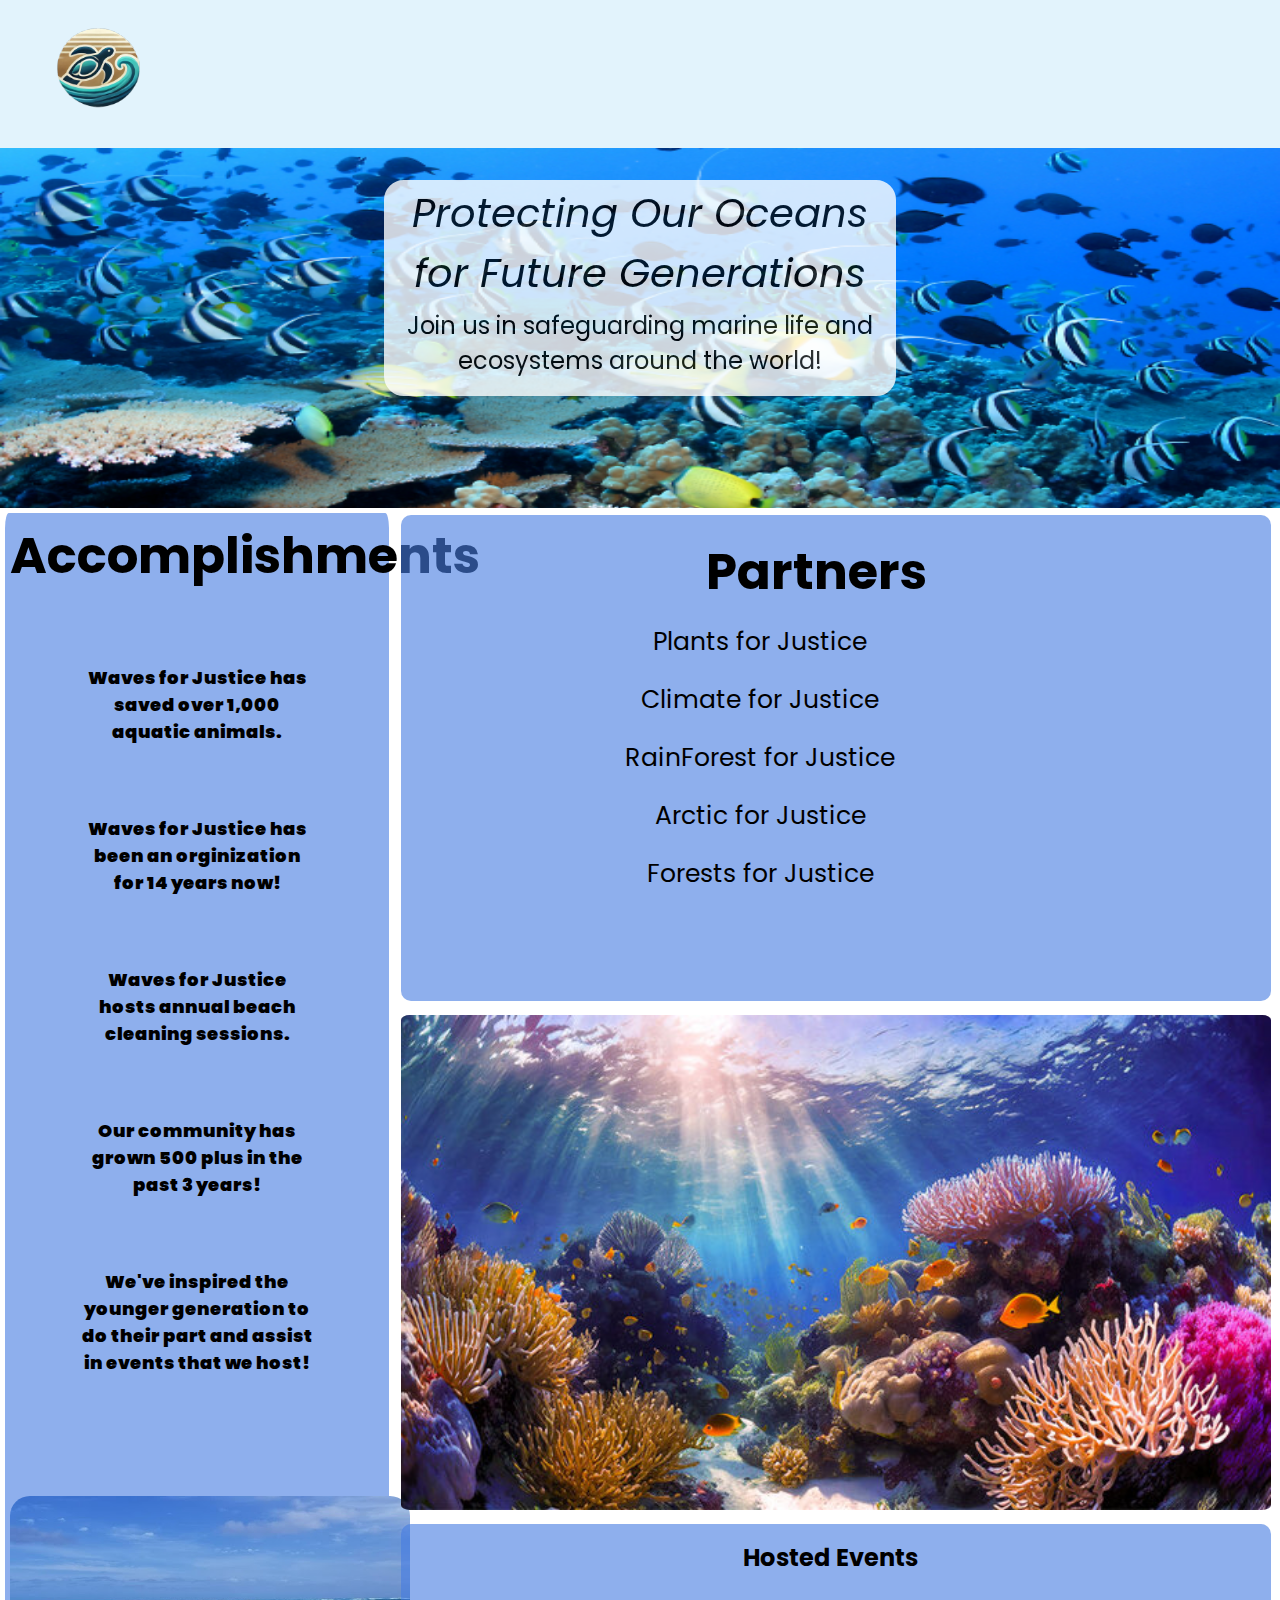
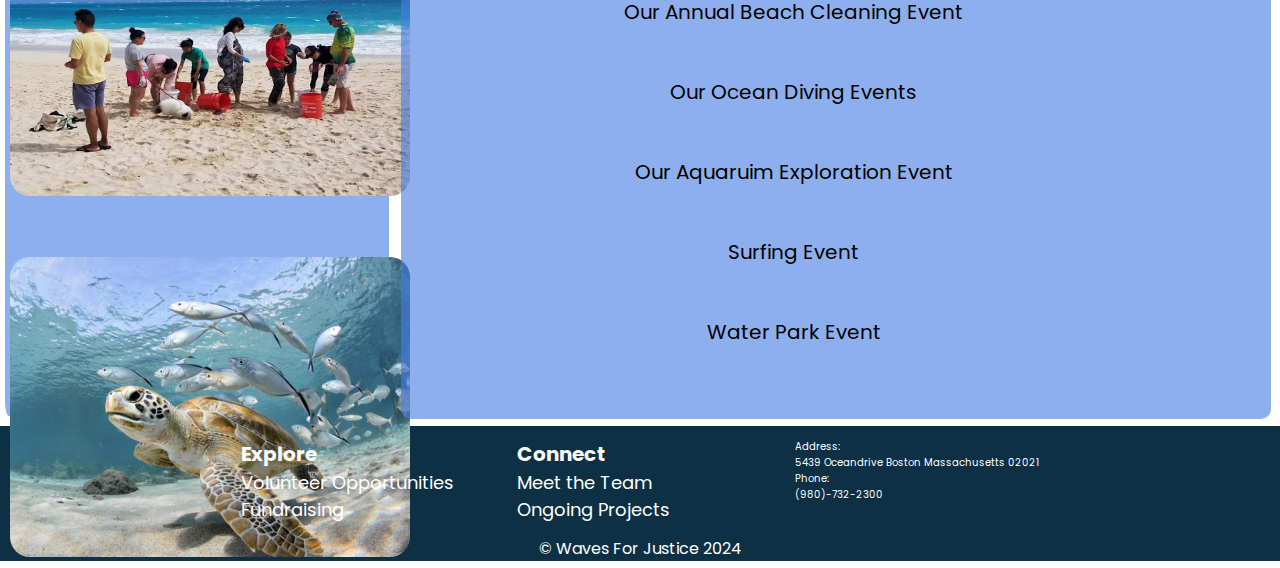
<file: index.html>
<!DOCTYPE html>
<html lang="en">
<head>
    <meta charset="UTF-8">
    <meta name="viewport" content="width=device-width, initial-scale=1.0">
    <link rel="icon" href="../assets/mission-images/logo.jpg">
    <link rel="stylesheet" href="./css/style.css">
    <link rel="stylesheet" href="./css/nav.css">
    <link rel="stylesheet" href="./css/footer.css">
    <link rel="preconnect" href="https://fonts.gstatic.com" crossorigin />
    <link
      href="https://fonts.googleapis.com/css2?family=Poppins:ital,wght@0,100;0,200;0,300;0,400;0,500;0,600;0,700;0,800;0,900;1,100;1,200;1,300;1,400;1,500;1,600;1,700;1,800;1,900&display=swap"
      rel="stylesheet"/>
    <link
      rel="stylesheet"
      href="https://cdnjs.cloudflare.com/ajax/libs/font-awesome/6.6.0/css/all.min.css"
      integrity="sha512-Kc323vGBEqzTmouAECnVceyQqyqdsSiqLQISBL29aUW4U/M7pSPA/gEUZQqv1cwx4OnYxTxve5UMg5GT6L4JJg=="
      crossorigin="anonymous"
      referrerpolicy="no-referrer"/>
    <!-- <link rel="stylesheet" href="./css/styles.css" />
    <link rel="stylesheet" href="./css/nav.css" />
    <link rel="stylesheet" href="./css/footer.css"> -->
    <script src="./js/nav.js" defer></script>
  </head>
    <title>Waves for Justice</title>
</head>
</html>
  <body>
    <header>
      <nav class="nav">
        <section class="nav__logo">
          <img src="./assets/logo.svg" alt="logo waves for justice" />
          <!-- <p>Waves For Justice</p> -->
        </section>
        <section class="nav__links">
          <ul>
            <li class="nav__links--items"><a href="./index.html">Home</a></li>
            <li class="nav__links--items"><a href="./html/mission.html">About Us</a></li>
            <li class="nav__links--items"><a href="./html/animal.html">Species Protection</a></li>
            <li class="nav__links--items"><a href="./html/practices.html">Best Practices</a></li>
            <li class="nav__links--items"><a href="./html/resources.html">Extended Resources</a></li>
            <li class="nav__links--items"><a href="./html/team.html">Meet the Team</a></li>
          </ul>
        </section>
        <section class="nav__form">
          <a href="./html/form.html">Contact Us!</a>
        </section>
        <section class="nav__menu">
          <i class="fa-solid fa-bars"></i>

          <div class="nav__menu--links">
            <ul>
              <li class="nav__menu--items"><a href="./index.html">Home</a></li>
              <li class="nav__menu--items"><a href="./html/mission.html">About Us</a></li>
              <li class="nav__menu--items"><a href="./html/animal.html">Species</a></li>
              <li class="nav__menu--items"><a href="./html/practices.html">Practices</a></li>
              <li class="nav__menu--items"><a href="./html/resources.html">Resources</a></li>
              <li class="nav__menu--items"><a href="./html/team.html">Team</a></li>
            </ul>
          </div>
        </section>
      </nav>
    </header>
    <div class="hero-image">
      <div class="hero-text">
        <p class=".para-heading"><em>Protecting Our Oceans for Future Generations</em></p>
        <p class="sub-heading">Join us in safeguarding marine life and ecosystems around the world!</p>
      </div>
    </div>
    <body>
      <aside>
        <h2 class="Accomplishments-header">Accomplishments</h2>
       <p> <ul>
        <li class="Accomplishments">Waves for Justice has saved over 1,000 aquatic animals.</li>

        <li class="Accomplishments">Waves for Justice has been an orginization for 14 years now!</li>

        <li class="Accomplishments">Waves for Justice hosts annual beach cleaning sessions.</li>

        <li class="Accomplishments">Our community has grown 500 plus in the past 3 years!</li>

        <li class="Accomplishments">We've inspired the younger generation to do their part and assist in events that we host!</li>

        <img class="Accomplishment-img" src="images/Beach-cleanup.jpg" alt="beach-clean-ups">

        <img class="Accomplishment-img" src="images/Turtle-image .jpg" alt="Turtle-image">
      </ul>
    </p>
      </aside>

      <main>

      <article class="article-1">
        <h2 class="Partners-header">Partners</h2>
        <p>
          <ul>
            <li class="article-partners"> Plants for Justice</li>

            <li class="article-partners">Climate for Justice</li>

            <li class="article-partners">RainForest for Justice</li>

            <li class="article-partners">Arctic for Justice</li>

            <li class="article-partners">Forests for Justice</li>
          </ul>
        </p>
      </article>

      <article class="article-2">
        <img id="main-image" src="images/ocean-life-img.jpg" alt="">
      </article>

      <article class="article-3">
        <h2 class="Events-Header">Hosted Events</h2>
        <p class="article-para">
          <ul>
            <li class="Events">Our Annual Beach Cleaning Event</li>

            <li class="Events">Our Ocean Diving Events</li>

            <li class="Events">Our Aquaruim Exploration Event</li>

            <li class="Events">Surfing Event</li>

            <li class="Events">Water Park Event</li>
          </ul>
        </p>
      </article>
    </main>
   </body>

    <footer>
        <div class="big-container">
        <div class="footer-together">
        <div class="top-footer">
        <ul>
            <h1>Explore</h1>
            <li><a href="https://www.goeco.org/tags/volunteer-for-marine-conservation">Volunteer Opportunities</a></li>
            <li><a href="https://www.mcsuk.org/what-you-can-do/fun-learning/young-people/fundraising/">Fundraising</a></li>
        </ul>
        </div>
    <div class="bottom-footer">
        <ul>
            <h1>Connect</h1>
            <li><a href="#">Meet the Team</a></li>
            <li><a href="https://oceanfdn.org/projects/">Ongoing Projects</a></li>
        </ul>
    </div>
    <div class="address"></div>
      <ul id="sky">
        <li><p>Address:</p></li>
        <li><p> 5439 Oceandrive Boston Massachusetts 02021</p></li>
        <li><p>Phone:</p></li>
        <li><p> (980)-732-2300</p></li>
      </ul>
    </div>
    </div>
        <section class="full_form">
          <div class="icons">
              <ul>
                <li><a href="#"><i class="fa-brands fa-facebook"></i></a></li>
                <li><a href="#"><i class="fa-brands fa-square-instagram"></i></a></li>
                <li><a href="#"><i class="fa-brands fa-tiktok"></i></a></li>
              </ul>
            </div>
            <div class="copy">
              <p> &copy; Waves For Justice 2024</p>
              </div>
        </section>
    </footer>
  </body>
</html>
</file>
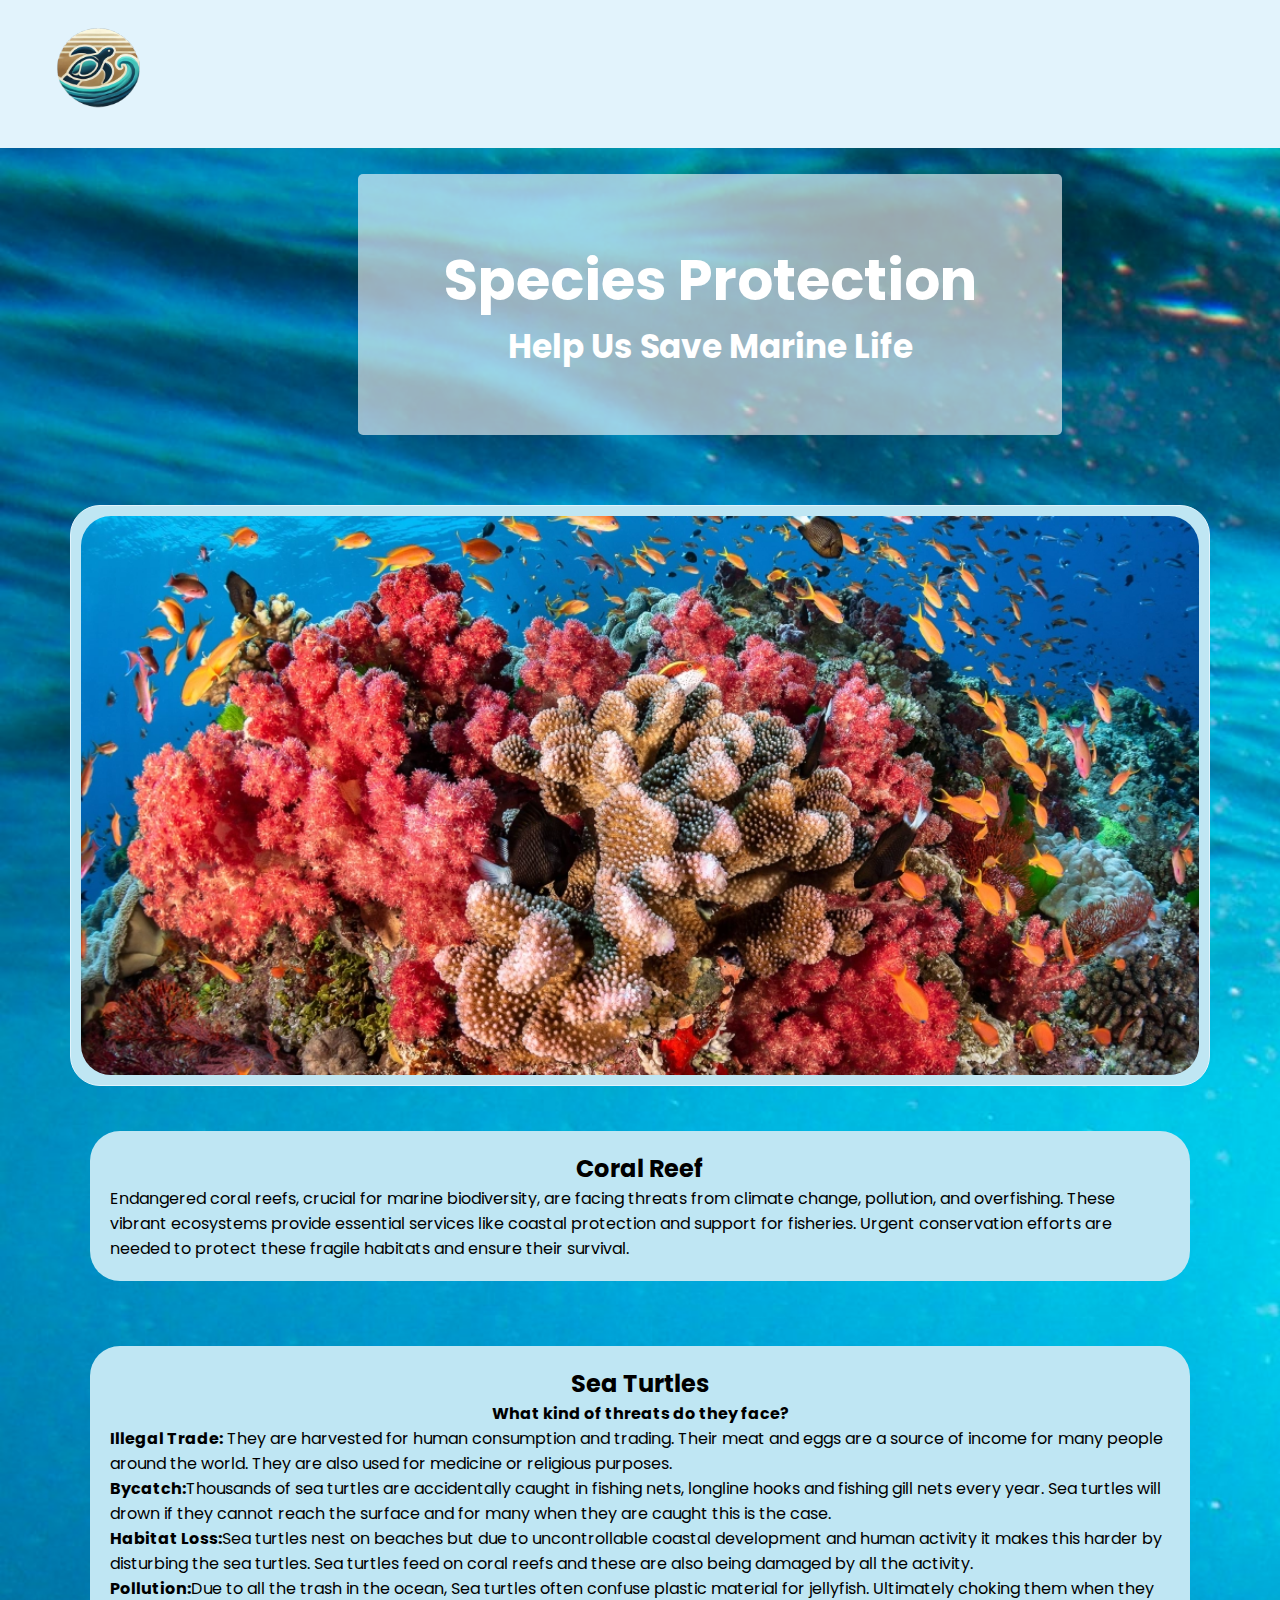
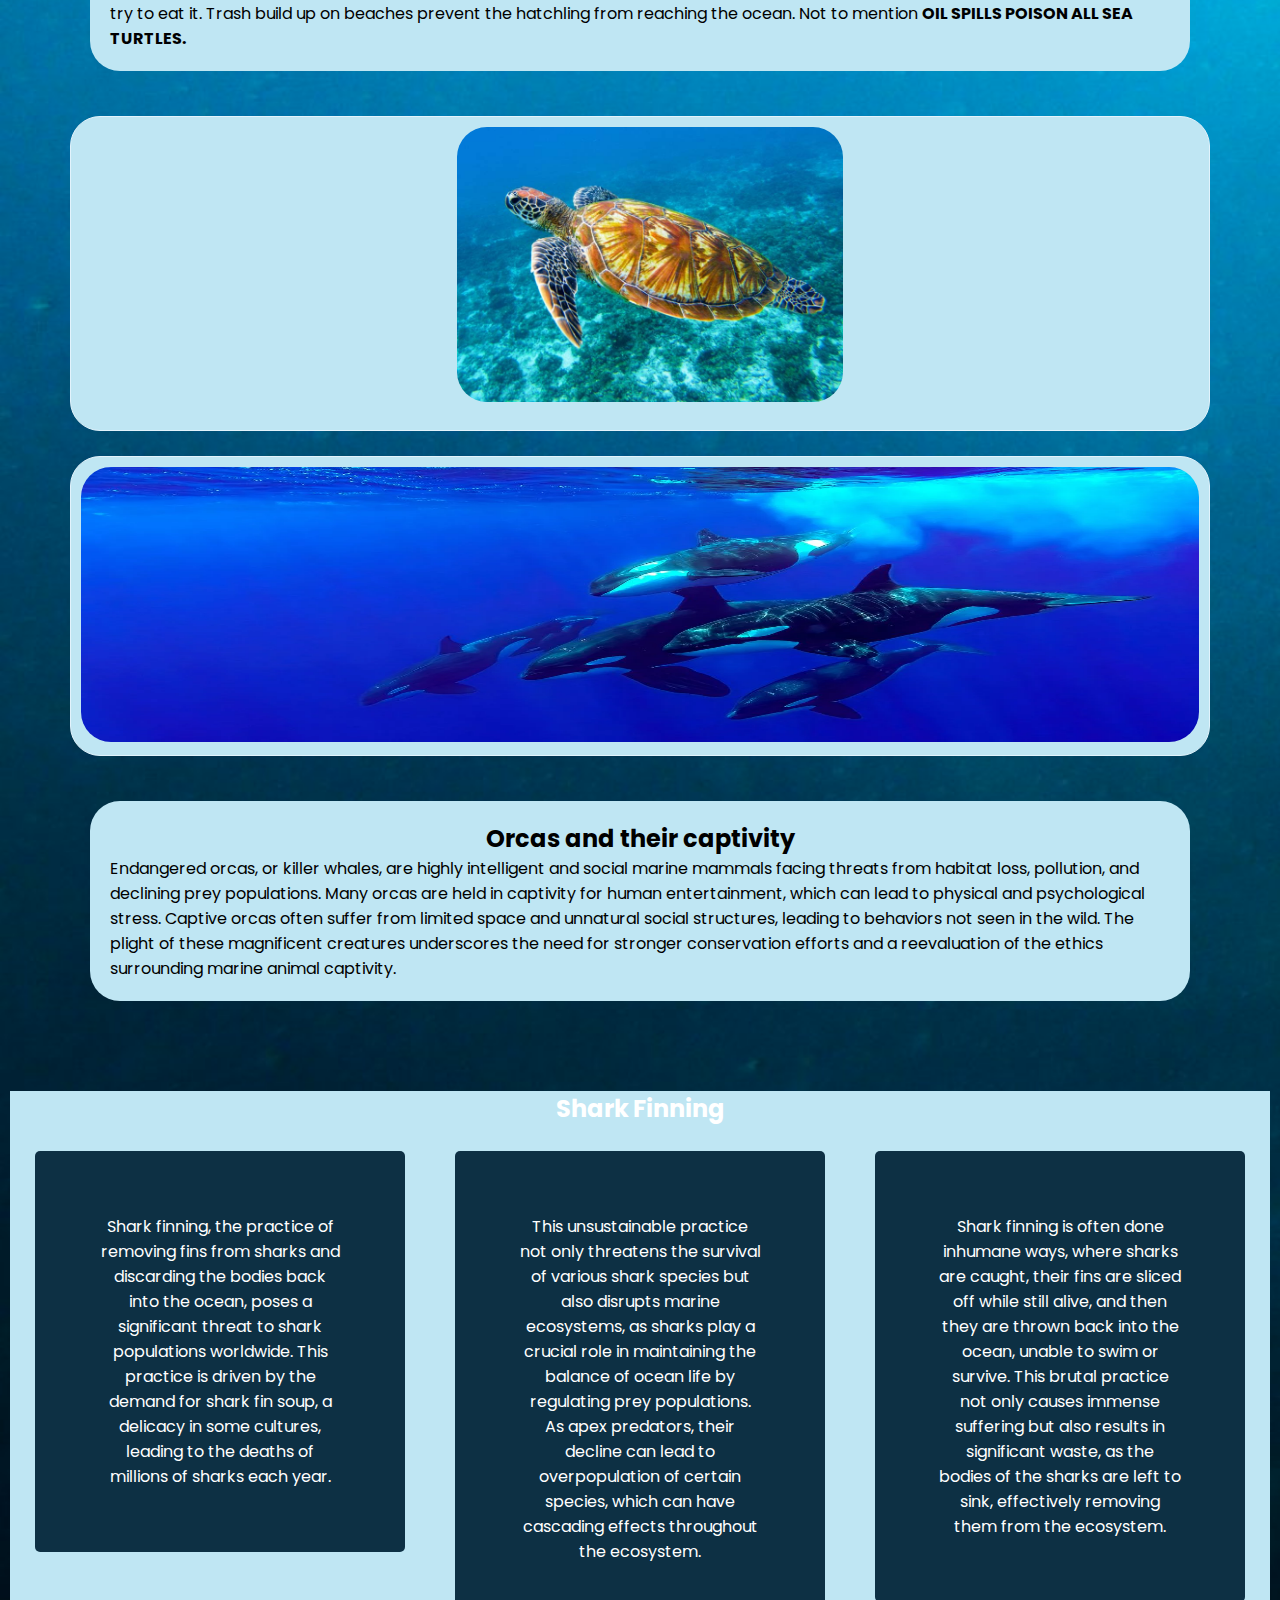
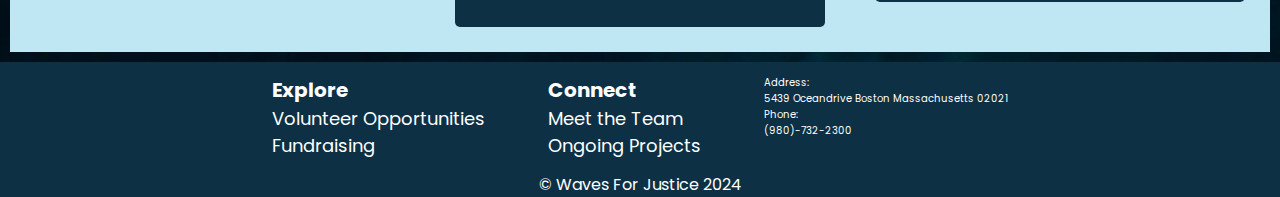
<file: html/animal.html>
<!DOCTYPE html>
<html lang="en">
  <head>
    <meta charset="UTF-8" />
    <meta name="viewport" content="width=device-width, initial-scale=1.0" />
    <title>Document</title>
    <link rel="preconnect" href="https://fonts.googleapis.com" />
    <link rel="preconnect" href="https://fonts.gstatic.com" crossorigin />
    <link
      href="https://fonts.googleapis.com/css2?family=Poppins:ital,wght@0,100;0,200;0,300;0,400;0,500;0,600;0,700;0,800;0,900;1,100;1,200;1,300;1,400;1,500;1,600;1,700;1,800;1,900&display=swap"
      rel="stylesheet"/>
    <link
      rel="stylesheet"
      href="https://cdnjs.cloudflare.com/ajax/libs/font-awesome/6.6.0/css/all.min.css"
      integrity="sha512-Kc323vGBEqzTmouAECnVceyQqyqdsSiqLQISBL29aUW4U/M7pSPA/gEUZQqv1cwx4OnYxTxve5UMg5GT6L4JJg=="
      crossorigin="anonymous"
      referrerpolicy="no-referrer"/>
      <link rel="stylesheet" href="../css/animal.css"/>
    <link rel="stylesheet" href="../css/nav.css"/>
    <link rel="stylesheet" href="../css/footer.css">
  </head>
  <body>
    <header>
      <nav class="nav">
        <section class="nav__logo">
          <img src="../assets/logo.svg" alt="logo waves for justice" />
          <!-- <p>Waves For Justice</p> -->
        </section>
        <section class="nav__links">
          <ul>
            <li class="nav__links--items"><a href="../index.html">Home</a></li>
            <li class="nav__links--items"><a href="./mission.html">About Us</a></li>
            <li class="nav__links--items"><a href="./animal.html">Species Protection</a></li>
            <li class="nav__links--items"><a href="./practices.html">Best Practices</a></li>
            <li class="nav__links--items"><a href="./resources.html">Extended Resources</a></li>
            <li class="nav__links--items"><a href="./team.html">Meet the Team</a></li>
          </ul>
        </section>
        <section class="nav__form">
          <a href="./form.html">Contact Us!</a>
        </section>
        <section class="nav__menu">
          <i class="fa-solid fa-bars"></i>

          <div class="nav__menu--links">
            <ul>
              <li class="nav__menu--items"><a href="../index.html">Home</a></li>
              <li class="nav__menu--items"><a href="./mission.html">About Us</a></li>
              <li class="nav__menu--items"><a href="./animal.html">Species</a></li>
              <li class="nav__menu--items"><a href="./practices.html">Practices</a></li>
              <li class="nav__menu--items"><a href="./resources.html">Resources</a></li>
              <li class="nav__menu--items"><a href="./team.html">Team</a></li>
            </ul>
          </div>
        </section>
      </nav>
    </header>

    <section>
        <div class="head">
        <h1>Species Protection</h1>
        <div id="header">
        <h3>Help Us Save Marine Life</h3>
      </div>
    </div>
    <section class="troublemaker">
      <div class="animals">
        <div id="coral_reef">
          <img class="coralreef" src='../assets/coral-reef.webp' alt="Coral Reef">
        </div>
        <div class="text1">
          <h2>Coral Reef</h2>
          <p>Endangered coral reefs, crucial for marine biodiversity, are facing threats from climate change, pollution, and overfishing. These vibrant ecosystems provide essential services like coastal protection and support for fisheries. Urgent conservation efforts are needed to protect these fragile habitats and ensure their survival. </p>
        </div>
        <div class="text1">
          <h2>Sea Turtles</h2>
          <p><strong>What kind of threats do they face?</strong>
          <ul>
            <li><strong>Illegal Trade:</strong> They are harvested for human consumption and trading. Their meat and
              eggs are a source of income for many people around the world. They are also used for medicine or religious
              purposes. </li>
            <li><strong>Bycatch:</strong>Thousands of sea turtles are accidentally caught in fishing nets, longline
              hooks and fishing gill nets every year. Sea turtles will drown if they cannot reach the surface and for
              many when they are caught this is the case.</li>
            <li><strong>Habitat Loss:</strong>Sea turtles nest on beaches but due to uncontrollable coastal development
              and human activity it makes this harder by disturbing the sea turtles. Sea turtles feed on coral reefs and
              these are also being damaged by all the activity.</li>
            <li><strong>Pollution:</strong>Due to all the trash in the ocean, Sea turtles often confuse plastic material
              for jellyfish. Ultimately choking them when they try to eat it. Trash build up on beaches prevent the
              hatchling from reaching the ocean. Not to mention <strong>OIL SPILLS POISON ALL SEA TURTLES.</strong></li>
          </ul>
          </p>
        </div>
        <div id="seaturtles">
          <div class="rightturtles">
            <img class="seaturtles" src="../assets/sea-turltes-facts-gallery-03.jpg" alt="sea turtles">
          </div>
        </div>
        <div id="orcas">
          <img class="killerwhales" src="../assets/killer_whales.webp" alt="killer Whales">
        </div>
        <div class="text1">
          <h2>Orcas and their captivity</h2>
          <p>
            Endangered orcas, or killer whales, are highly intelligent and social marine mammals facing threats from habitat loss, pollution, and declining prey populations. Many orcas are held in captivity for human entertainment, which can lead to physical and psychological stress. Captive orcas often suffer from limited space and unnatural social structures, leading to behaviors not seen in the wild. The plight of these magnificent creatures underscores the need for stronger conservation efforts and a reevaluation of the ethics surrounding marine animal captivity.</p>
        </div>
      </div>
    </section>

    <div id="sharks">
      <h2>Shark Finning</h2>
      <div class="fact-box">
        <div class="container"><p>Shark finning, the practice of removing fins from sharks and discarding the bodies back into the ocean, poses a significant threat to shark populations worldwide. This practice is driven by the demand for shark fin soup, a delicacy in some cultures, 
          leading to the deaths of millions of sharks each year.</p></div>
        <div class="container"><p>This unsustainable practice not only threatens the survival of various shark species but also disrupts marine ecosystems, as sharks play a crucial role in maintaining the balance of ocean life by regulating prey populations. As apex predators, their decline can lead to overpopulation of certain species, which can have cascading effects throughout the ecosystem.</p></div>
        <div class="container"><p>Shark finning is often done inhumane ways, where sharks are caught, their fins are sliced off while still alive, and then they are thrown back into the ocean, unable to swim or survive. This brutal practice not only causes immense suffering but also results in significant waste, as the bodies of the sharks are left to sink, effectively removing them from the ecosystem.</p></div>
      </div>
    </div>
    </div>
  </section>
  <footer>
    <div class="big-container">
    <div class="footer-together">
    <div class="top-footer">
    <ul>
        <h1>Explore</h1>
        <li><a href="https://www.goeco.org/tags/volunteer-for-marine-conservation">Volunteer Opportunities</a></li>
        <li><a href="https://www.mcsuk.org/what-you-can-do/fun-learning/young-people/fundraising/">Fundraising</a></li>
    </ul>
    </div>
<div class="bottom-footer">
    <ul>
        <h1>Connect</h1>
        <li><a href="#">Meet the Team</a></li>
        <li><a href="https://oceanfdn.org/projects/">Ongoing Projects</a></li>
    </ul>
</div>
<div class="address">
  <ul>
    <li><p>Address:</p></li>
    <li><p> 5439 Oceandrive Boston Massachusetts 02021</p></li>
    <li><p>Phone:</p></li>
    <li><p> (980)-732-2300</p></li>
  </ul>
</div>
</div>
    <section class="full_form">
      <div class="icons">
          <ul>
            <li><a href="#"><i class="fa-brands fa-facebook"></i></a></li>
            <li><a href="#"><i class="fa-brands fa-square-instagram"></i></a></li>
            <li><a href="#"><i class="fa-brands fa-tiktok"></i></a></li>
          </ul>
        </div>
        <div class="copy">
          <p> &copy; Waves For Justice 2024</p>
          </div>
    </section>
</footer>
</body>


<script src="../js/nav.js"></script>

</html>
</file>
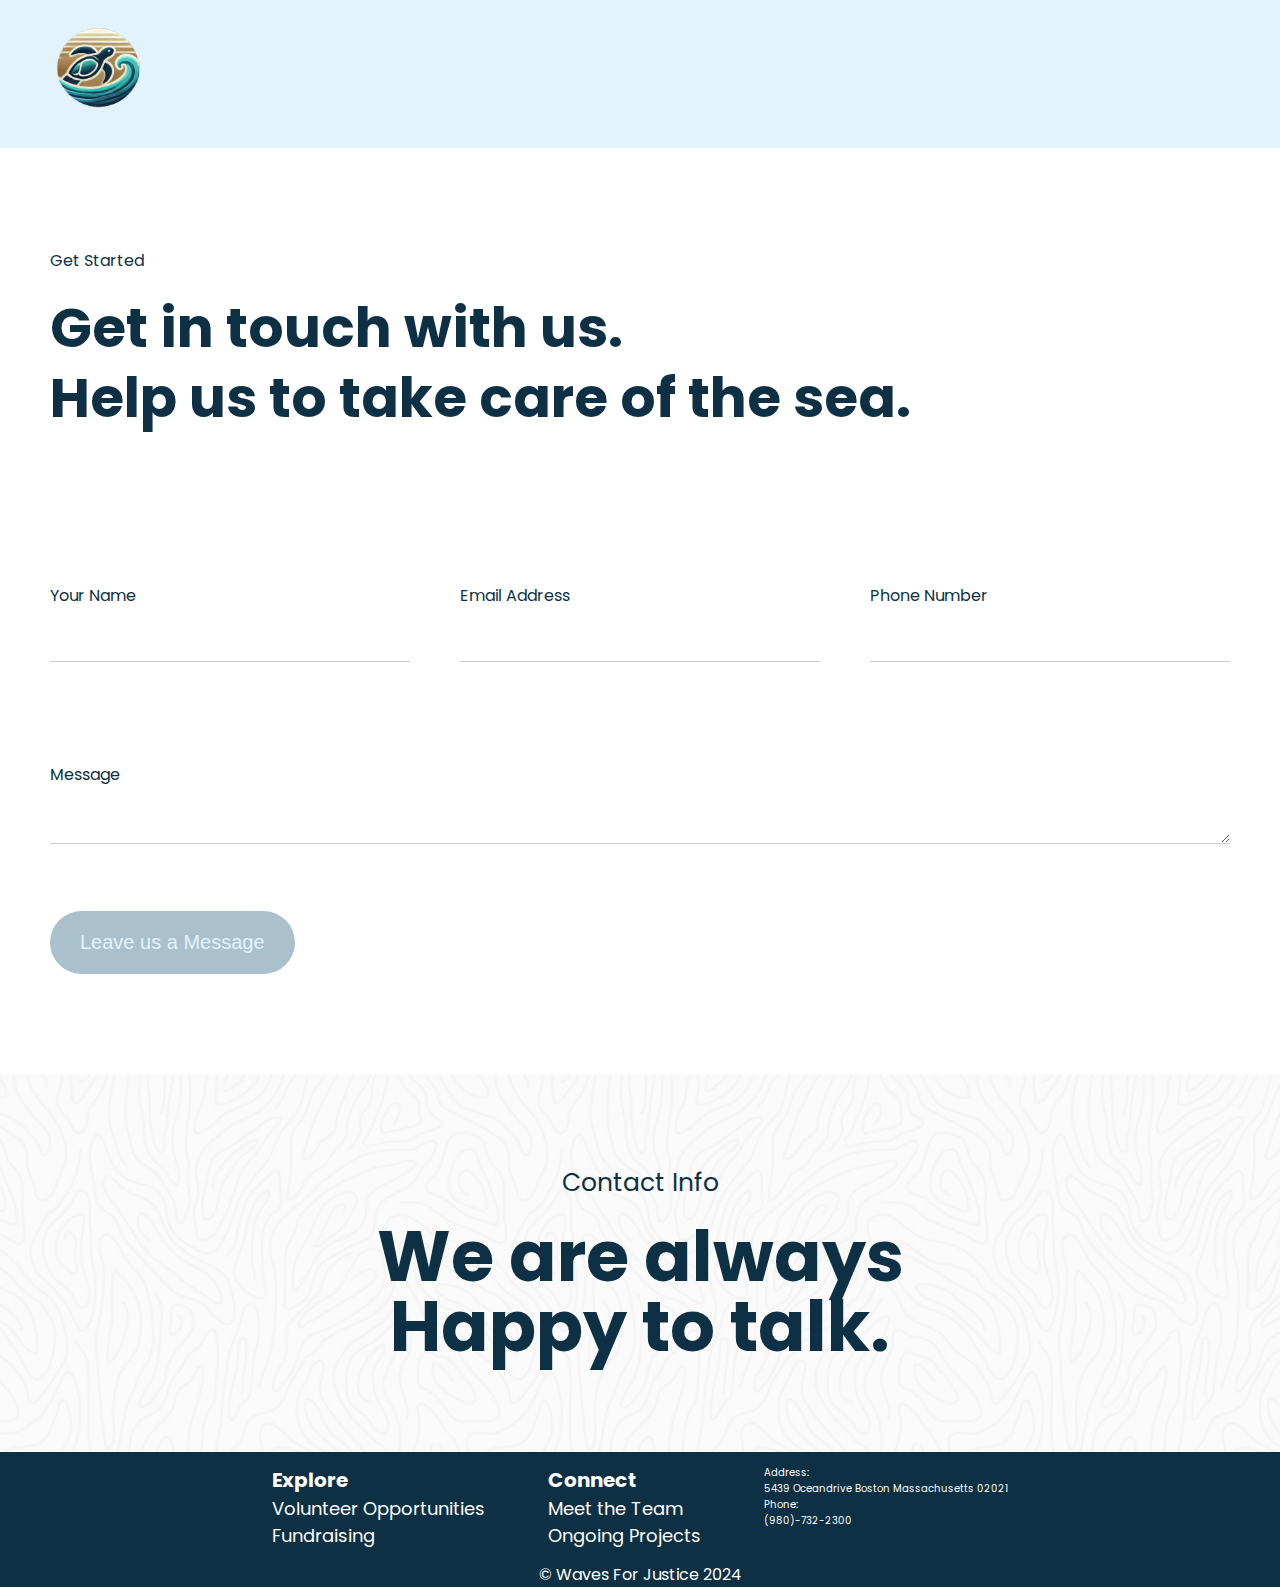
<file: html/form.html>
<!DOCTYPE html>
<html lang="en">
  <head>
    <meta charset="UTF-8" />
    <meta name="viewport" content="width=device-width, initial-scale=1.0" />
    <link rel="icon" href="../assets/mission-images/logo.jpg">
    <title>Form</title>
    <link rel="stylesheet" href="https://cdnjs.cloudflare.com/ajax/libs/font-awesome/6.6.0/css/all.min.css" integrity="sha512-Kc323vGBEqzTmouAECnVceyQqyqdsSiqLQISBL29aUW4U/M7pSPA/gEUZQqv1cwx4OnYxTxve5UMg5GT6L4JJg==" crossorigin="anonymous" referrerpolicy="no-referrer" />
    <link rel="preconnect" href="https://fonts.googleapis.com" />
    <link rel="preconnect" href="https://fonts.gstatic.com" crossorigin />
    <link
      href="https://fonts.googleapis.com/css2?family=Poppins:ital,wght@0,100;0,200;0,300;0,400;0,500;0,600;0,700;0,800;0,900;1,100;1,200;1,300;1,400;1,500;1,600;1,700;1,800;1,900&display=swap"
      rel="stylesheet"/>
    <link rel="stylesheet" href="../css/nav.css" />
    <link rel="stylesheet" href="../css/footer.css">
    <link rel="stylesheet" href="../css/form.css" />
  </head>
  <body>
    <header>
      <nav class="nav">
        <section class="nav__logo">
          <img src="../assets/logo.svg" alt="logo waves for justice" />
          <!-- <p>Waves For Justice</p> -->
        </section>
        <section class="nav__links">
          <ul>
            <li class="nav__links--items"><a href="../index.html">Home</a></li>
            <li class="nav__links--items"><a href="./mission.html">About Us</a></li>
            <li class="nav__links--items"><a href="./animal.html">Species Protection</a></li>
            <li class="nav__links--items"><a href="./practices.html">Best Practices</a></li>
            <li class="nav__links--items"><a href="./resources.html">Extended Resources</a></li>
            <li class="nav__links--items"><a href="./team.html">Meet the Team</a></li>
          </ul>
        </section>
        <section class="nav__form">
          <a href="./form.html">Contact Us!</a>
        </section>
        <section class="nav__menu">
          <i class="fa-solid fa-bars"></i>

          <div class="nav__menu--links">
            <ul>
              <li class="nav__menu--items"><a href="../index.html">Home</a></li>
              <li class="nav__menu--items"><a href="./mission.html">About Us</a></li>
              <li class="nav__menu--items"><a href="./animal.html">Species</a></li>
              <li class="nav__menu--items"><a href="./practices.html">Practices</a></li>
              <li class="nav__menu--items"><a href="./resources.html">Resources</a></li>
              <li class="nav__menu--items"><a href="./team.html">Team</a></li>
            </ul>
          </div>
        </section>
      </nav>
    </header>

    <main>
      <section class="contact">
        <div class="contact__title">
          <p>Get Started</p>
          <h1>
            Get in touch with us. <br />
            Help us to take care of the sea.
          </h1>
        </div>
        <div>
          <form action="" id="form">
            <div class="form__inputs">
              <div>
                <label for="name" >Your Name</label>
                <input type="text" required id="name" class="form--input" />
              </div>
              <div>
                <label for="email">Email Address</label>
                <input type="email" required id="email" class="form--input" />
              </div>
              <div>
                <label for="phone">Phone Number</label>
                <input type="tel" id="phone" class="form--input" required/>
              </div>
            </div>
            <div class="form__textarea">
              <label for="message">Message</label>
              <textarea name="" required id="message" class="form--input"></textarea>
            </div>
            <div class="form__btn">
              <input type="submit" value="Leave us a Message" class="disabled" id="submit"/>
            </div>
          </form>
        </div>
      </section>

      <section class="info">
        <div class="info__text">
            <p>Contact Info</p>
            <h2>
              We are always <br />
              Happy to talk.
            </h2>
        </div>
      </section>

      <section class="about"></section>



      <footer>
        <div class="big-container">
        <div class="footer-together">
        <div class="top-footer">
        <ul>
            <h1>Explore</h1>
            <li><a href="https://www.goeco.org/tags/volunteer-for-marine-conservation">Volunteer Opportunities</a></li>
            <li><a href="https://www.mcsuk.org/what-you-can-do/fun-learning/young-people/fundraising/">Fundraising</a></li>
        </ul>
        </div>
    <div class="bottom-footer">
        <ul>
            <h1>Connect</h1>
            <li><a href="#">Meet the Team</a></li>
            <li><a href="https://oceanfdn.org/projects/">Ongoing Projects</a></li>
        </ul>
    </div>
    <div class="address">
      <ul>
        <li><p>Address:</p></li>
        <li><p> 5439 Oceandrive Boston Massachusetts 02021</p></li>
        <li><p>Phone:</p></li>
        <li><p> (980)-732-2300</p></li>
      </ul>
    </div>
    </div>
        <section class="full_form">
          <div class="icons">
              <ul>
              <li><a href="#"><i class="fa-brands fa-facebook"></i></a></li>
              <li><a href="#"><i class="fa-brands fa-square-instagram"></i></a></li>
              <li><a href="#"><i class="fa-brands fa-tiktok"></i></a></li>
              </ul>
            </div>
            <div class="copy">
              <p> &copy; Waves For Justice 2024</p>
              </div>
        </section>
    </footer>
    </main>

    <script src="../js/nav.js"></script>
    <script src="../js/form.js"></script>
  </body>
</html>
</file>
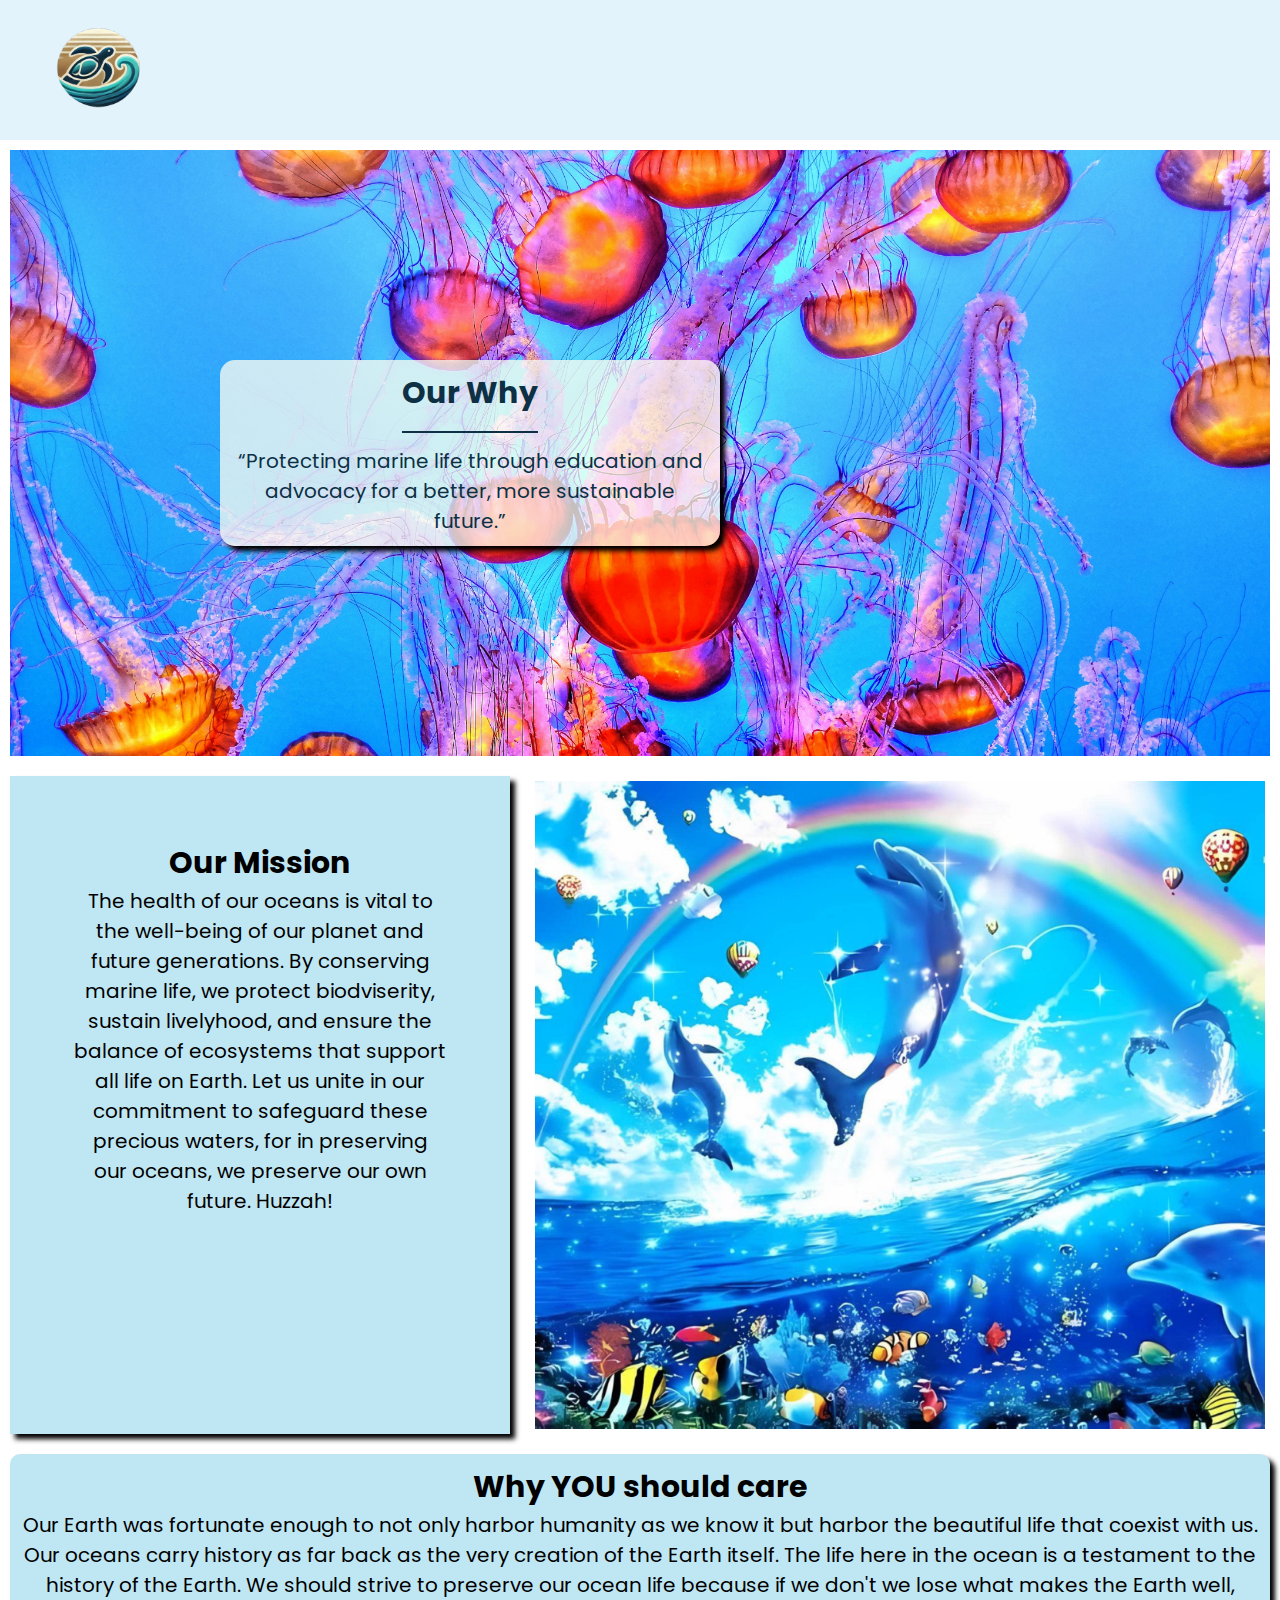
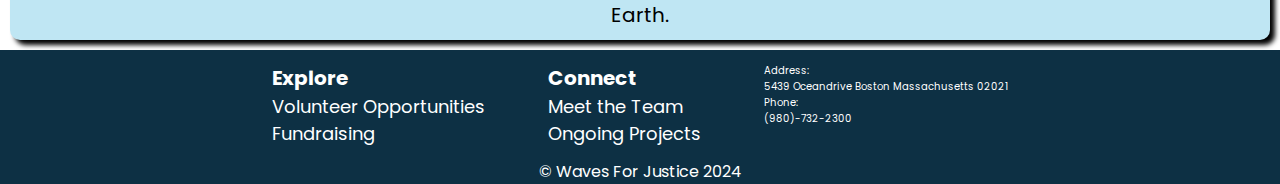
<file: html/mission.html>
<html lang="en">
  <head>
    <meta charset="UTF-8" />
    <meta name="viewport" content="width=device-width, initial-scale=1.0" />
    <link rel="icon" href="../assets/mission-images/logo.jpg" />
    <link rel="stylesheet" href="../css/footer.css" />
    <link rel="stylesheet" href="../css/nav.css" />
    <link rel="stylesheet" href="../css/mission-styles.css" />
    <link rel="preconnect" href="https://fonts.googleapis.com" />
    <link rel="preconnect" href="https://fonts.gstatic.com" crossorigin />
    <link
      href="https://fonts.googleapis.com/css2?family=Poppins:ital,wght@0,100;0,200;0,300;0,400;0,500;0,600;0,700;0,800;0,900;1,100;1,200;1,300;1,400;1,500;1,600;1,700;1,800;1,900&display=swap"
      rel="stylesheet"
    />
    <link
      rel="stylesheet"
      href="https://cdnjs.cloudflare.com/ajax/libs/font-awesome/6.6.0/css/all.min.css"
      integrity="sha512-Kc323vGBEqzTmouAECnVceyQqyqdsSiqLQISBL29aUW4U/M7pSPA/gEUZQqv1cwx4OnYxTxve5UMg5GT6L4JJg=="
      crossorigin="anonymous"
      referrerpolicy="no-referrer"
    />
    <script src="../js/nav.js" defer></script>
    <title>Our Mission</title>
  </head>

  <header>
    <nav class="nav">
      <section class="nav__logo">
        <img src="../assets/logo.svg" alt="logo waves for justice" />
        <!-- <p>Waves For Justice</p> -->
      </section>
      <section class="nav__links">
        <ul>
          <li class="nav__links--items"><a href="../index.html">Home</a></li>
          <li class="nav__links--items">
            <a href="./mission.html">About Us</a>
          </li>
          <li class="nav__links--items">
            <a href="./animal.html">Species Protection</a>
          </li>
          <li class="nav__links--items">
            <a href="./practices.html">Best Practices</a>
          </li>
          <li class="nav__links--items">
            <a href="./resources.html">Extended Resources</a>
          </li>
          <li class="nav__links--items">
            <a href="./team.html">Meet the Team</a>
          </li>
        </ul>
      </section>
      <section class="nav__form">
        <a href="./form.html">Contact Us!</a>
      </section>
      <section class="nav__menu">
        <i class="fa-solid fa-bars"></i>

        <div class="nav__menu--links">
          <ul>
            <li class="nav__menu--items"><a href="../index.html">Home</a></li>
            <li class="nav__menu--items">
              <a href="./mission.html">About Us</a>
            </li>
            <li class="nav__menu--items">
              <a href="./animal.html">Species</a>
            </li>
            <li class="nav__menu--items">
              <a href="./practices.html">Practices</a>
            </li>
            <li class="nav__menu--items">
              <a href="./resources.html">Resources</a>
            </li>
            <li class="nav__menu--items"><a href="./team.html">Team</a></li>
          </ul>
        </div>
      </section>
    </nav>
  </header>

  <body>
    <main id="mission">
      <!--Why text that resides in center of image-->
      <div class="mission-body">
        <div class="mission-text">
          <h2>Our Why</h2>
          <p>
            “Protecting marine life through education and advocacy for a better,
            more sustainable future.”
          </p>
        </div>
      </div>

      <!--Mission statement text aand div-->

      <section class="mission-box">
        <div id="mission-statement">
          <div class="mission-text">
            <h2>Our Mission</h2>
            <p>
              The health of our oceans is vital to the well-being of our planet
              and future generations. By conserving marine life, we protect
              biodviserity, sustain livelyhood, and ensure the balance of
              ecosystems that support all life on Earth. Let us unite in our
              commitment to safeguard these precious waters, for in preserving
              our oceans, we preserve our own future. Huzzah!
            </p>
          </div>
          <div class="dolphin-img">
            <img src="../assets/mission-images/dolphin.jpg" />
          </div>
        </div>
      </section>

      <section class="reason">
        <h2>Why YOU should care</h2>
        <p>
          Our Earth was fortunate enough to not only harbor humanity as we know
          it but harbor the beautiful life that coexist with us. Our oceans
          carry history as far back as the very creation of the Earth itself.
          The life here in the ocean is a testament to the history of the Earth.
          We should strive to preserve our ocean life because if we don't we
          lose what makes the Earth well, Earth.
        </p>
      </section>

      <!--Footer-->

<footer>
  <div class="big-container">
  <div class="footer-together">
  <div class="top-footer">
  <ul>
      <h1>Explore</h1>
      <li><a href="https://www.goeco.org/tags/volunteer-for-marine-conservation">Volunteer Opportunities</a></li>
      <li><a href="https://www.mcsuk.org/what-you-can-do/fun-learning/young-people/fundraising/">Fundraising</a></li>
  </ul>
  </div>
<div class="bottom-footer">
  <ul>
      <h1>Connect</h1>
      <li><a href="#">Meet the Team</a></li>
      <li><a href="https://oceanfdn.org/projects/">Ongoing Projects</a></li>
  </ul>
</div>
<div class="address">
<ul>
  <li><p>Address:</p></li>
  <li><p> 5439 Oceandrive Boston Massachusetts 02021</p></li>
  <li><p>Phone:</p></li>
  <li><p> (980)-732-2300</p></li>
</ul>
</div>
</div>
  <section class="full_form">
    <div class="icons">
        <ul>
          <li><a href="#"><i class="fa-brands fa-facebook"></i></a></li>
          <li><a href="#"><i class="fa-brands fa-square-instagram"></i></a></li>
          <li><a href="#"><i class="fa-brands fa-tiktok"></i></a></li>
        </ul>
      </div>
      <div class="copy">
        <p> &copy; Waves For Justice 2024</p>
        </div>
  </section>
</footer>
    
</main>
</body>

</html>
</file>
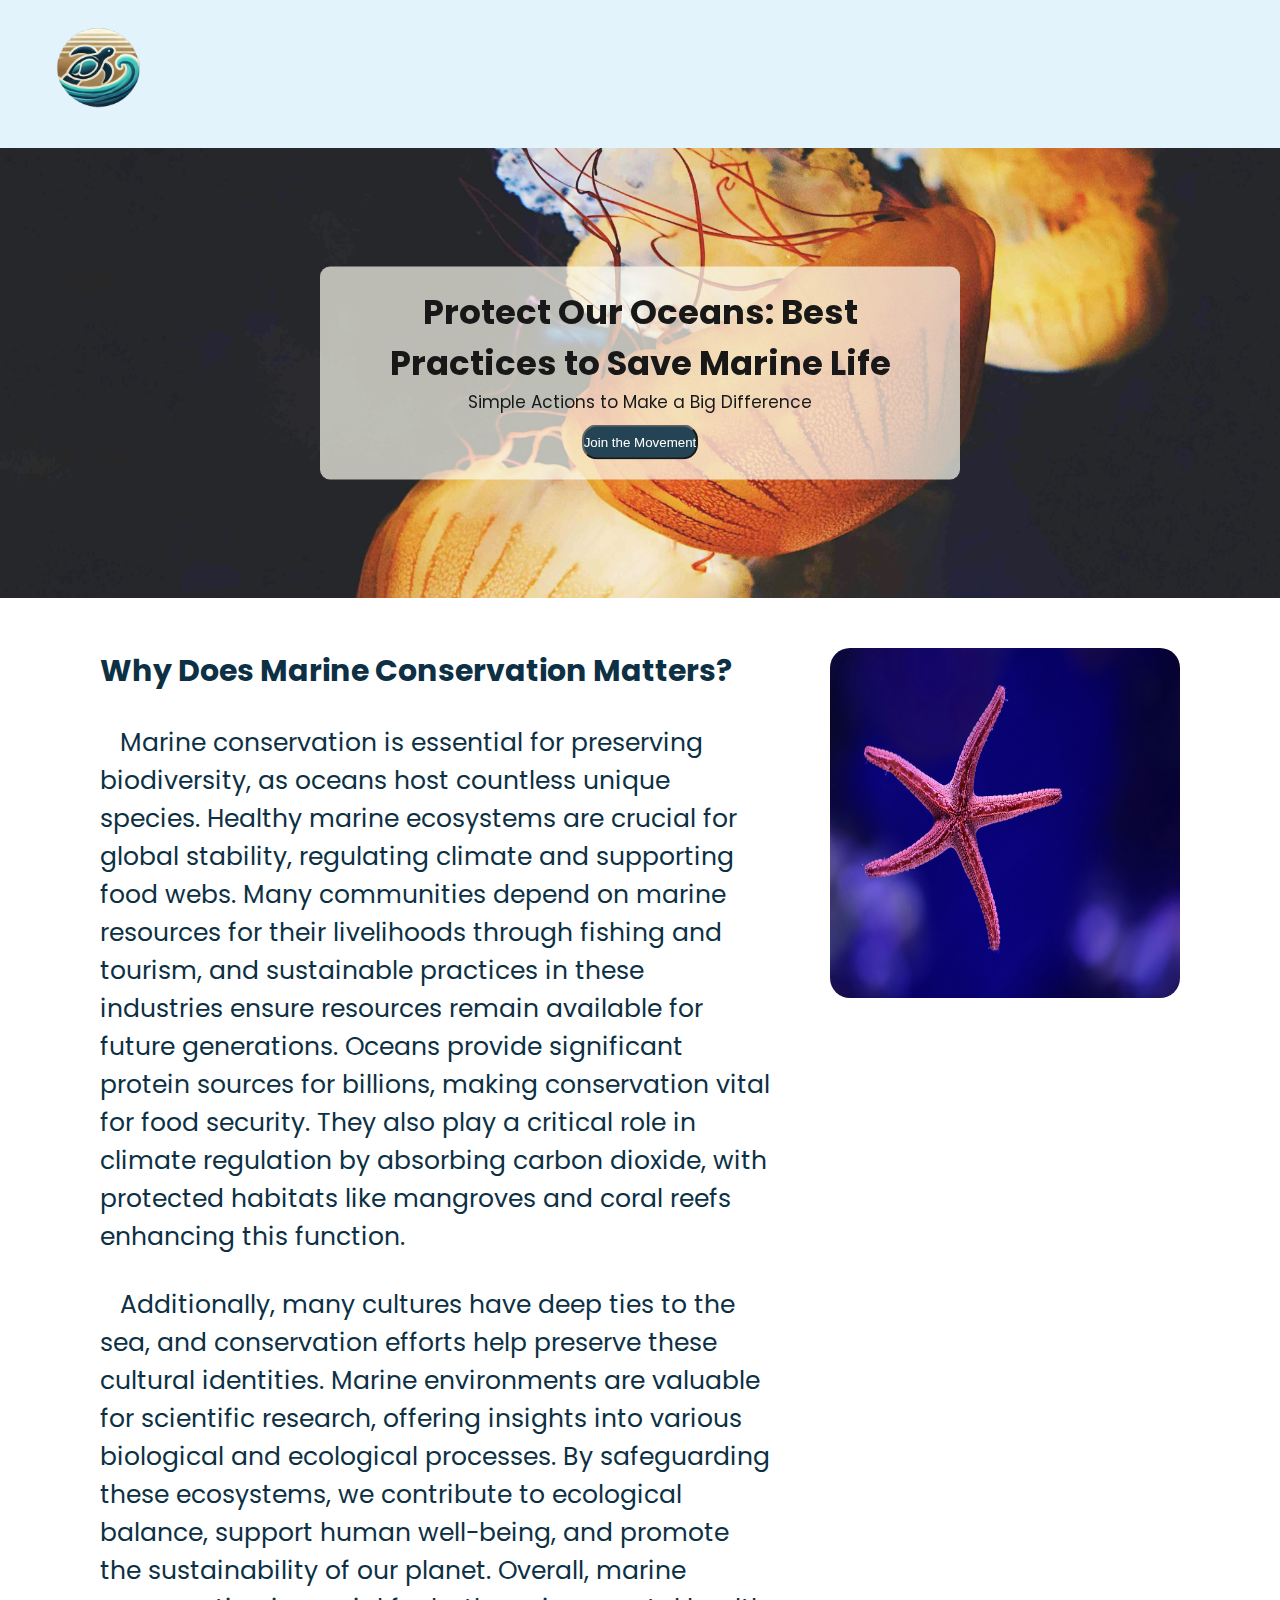
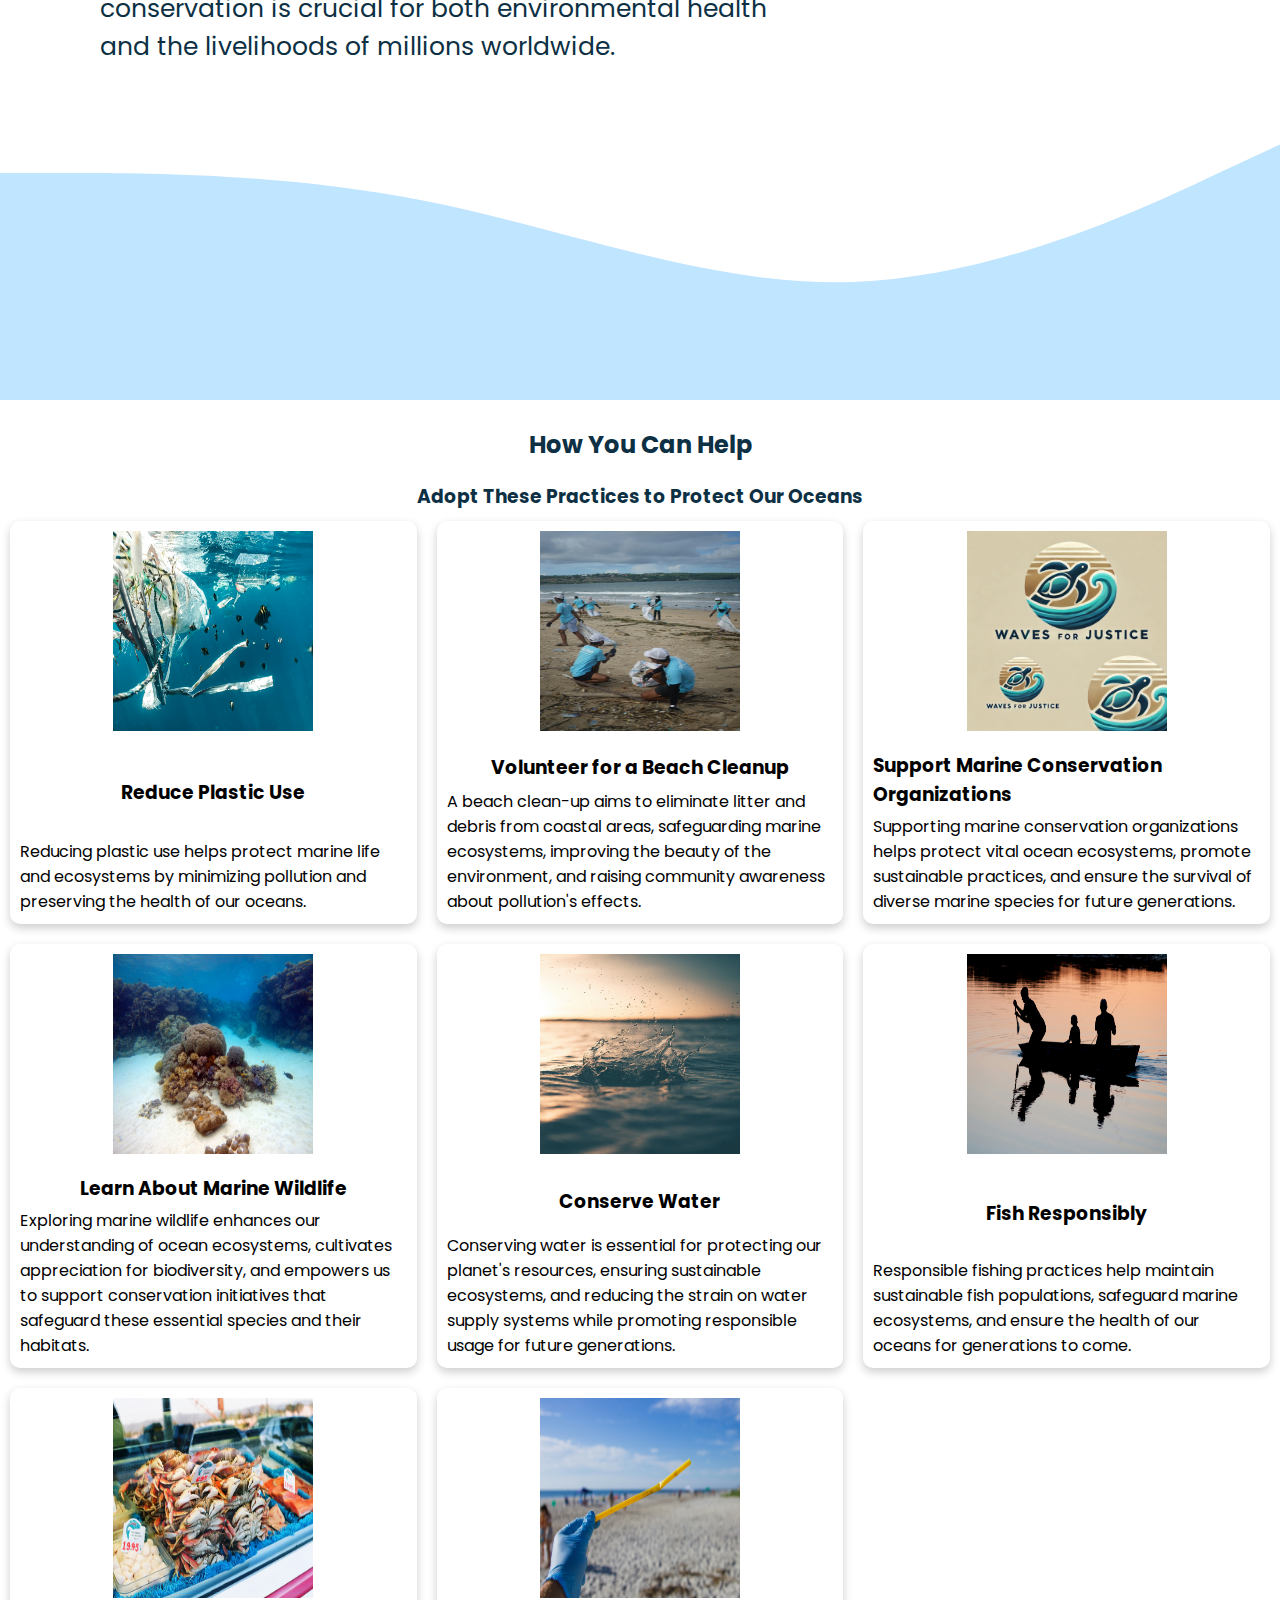
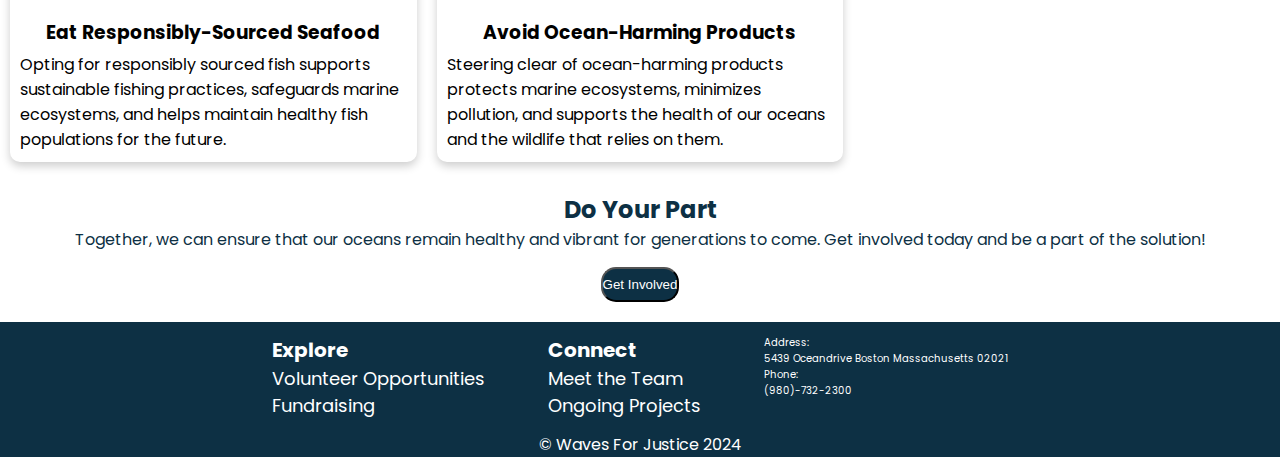
<file: html/practices.html>
<!DOCTYPE html>
<html lang="en">
<head>
  <meta charset="UTF-8">
  <meta name="viewport" content="width=device-width, initial-scale=1.0">
  <title>Protect Our Oceans</title>
  <link rel="icon" href="../assets/mission-images/logo.jpg">
  <link rel="stylesheet" href="https://cdnjs.cloudflare.com/ajax/libs/font-awesome/6.6.0/css/all.min.css" integrity="sha512-Kc323vGBEqzTmouAECnVceyQqyqdsSiqLQISBL29aUW4U/M7pSPA/gEUZQqv1cwx4OnYxTxve5UMg5GT6L4JJg==" crossorigin="anonymous" referrerpolicy="no-referrer" />
  <link rel="preconnect" href="https://fonts.googleapis.com" />
  <link rel="preconnect" href="https://fonts.gstatic.com" crossorigin />
  <link
    href="https://fonts.googleapis.com/css2?family=Poppins:ital,wght@0,100;0,200;0,300;0,400;0,500;0,600;0,700;0,800;0,900;1,100;1,200;1,300;1,400;1,500;1,600;1,700;1,800;1,900&display=swap"
    rel="stylesheet"/>
  <link href="../css/practice.css" rel="stylesheet">
  <link href="../css/nav.css" rel="stylesheet">
  <link href="../css/footer.css" rel="stylesheet">
</head>
<body>
  <header>
    <nav class="nav">
      <section class="nav__logo">
        <img src="../assets/logo.svg" alt="logo waves for justice" />
        <!-- <p>Waves For Justice</p> -->
      </section>
      <section class="nav__links">
        <ul>
          <li class="nav__links--items"><a href="../index.html">Home</a></li>
          <li class="nav__links--items"><a href="./mission.html">About Us</a></li>
          <li class="nav__links--items"><a href="./animal.html">Species Protection</a></li>
          <li class="nav__links--items"><a href="./practices.html">Best Practices</a></li>
          <li class="nav__links--items"><a href="./resources.html">Extended Resources</a></li>
          <li class="nav__links--items"><a href="./team.html">Meet the Team</a></li>
        </ul>
      </section>
      <section class="nav__form">
        <a href="./form.html">Contact Us!</a>
      </section>
      <section class="nav__menu">
        <i class="fa-solid fa-bars"></i>

        <div class="nav__menu--links">
          <ul>
            <li class="nav__menu--items"><a href="../index.html">Home</a></li>
            <li class="nav__menu--items"><a href="./mission.html">About Us</a></li>
            <li class="nav__menu--items"><a href="./animal.html">Species</a></li>
            <li class="nav__menu--items"><a href="./practices.html">Practices</a></li>
            <li class="nav__menu--items"><a href="./resources.html">Resources</a></li>
            <li class="nav__menu--items"><a href="./team.html">Team</a></li>
          </ul>
        </div>
      </section>
    </nav>
  </header>
<div class="hero-image"> 
  <div class="hero-text">
    <h1>Protect Our Oceans: Best Practices to Save Marine Life</h1>
    <p>Simple Actions to Make a Big Difference</p>
    <a href="./form.html">
    <button>Join the Movement</button></a>
  </div>
</div>

  <section class="introduction">
    <div class="intro-text">
      <h2>Why Does Marine Conservation Matters?</h2>
       <p>&ensp; Marine conservation is essential for preserving biodiversity, as oceans host countless unique species. Healthy marine ecosystems are crucial for global stability, regulating climate and supporting food webs. Many communities depend on marine resources for their livelihoods through fishing and tourism, and sustainable practices in these industries ensure resources remain available for future generations. Oceans provide significant protein sources for billions, making conservation vital for food security. They also play a critical role in climate regulation by absorbing carbon dioxide, with protected habitats like mangroves and coral reefs enhancing this function.</p>

      <p>&ensp; Additionally, many cultures have deep ties to the sea, and conservation efforts help preserve these cultural identities. Marine environments are valuable for scientific research, offering insights into various biological and ecological processes. By safeguarding these ecosystems, we contribute to ecological balance, support human well-being, and promote the sustainability of our planet. Overall, marine conservation is crucial for both environmental health and the livelihoods of millions worldwide.</p>
      </div>
    <div class="intro-img">
      <img src="../assets/starfish.jpg" alt="Starfish">
    </div>
  </section>

  <div class="wave">
    <svg xmlns="http://www.w3.org/2000/svg" viewBox="0 0 1440 320"><path fill="#0099ff" fill-opacity="0.25" d="M0,64L80,64C160,64,320,64,480,96C640,128,800,192,960,186.7C1120,181,1280,107,1360,69.3L1440,32L1440,320L1360,320C1280,320,1120,320,960,320C800,320,640,320,480,320C320,320,160,320,80,320L0,320Z"></path></svg>
  </div>
  
  <section class="best-practices">
    <h2>How You Can Help</h2>
    <h3>Adopt These Practices to Protect Our Oceans</h3>

    <div class="practices-grid">
      <div class="practice-card">
        <img src="../assets/plastic.jpg">
        <h3>Reduce Plastic Use</h3>
        <p>Reducing plastic use helps protect marine life and ecosystems by minimizing pollution and preserving the health of our oceans.</p>
      </div>

      <div class="practice-card"> 
        <img src="../assets/cleanup.jpg">
        <h3>Volunteer for a Beach Cleanup</h3>
        <p>A beach clean-up aims to eliminate litter and debris from coastal areas, safeguarding marine ecosystems, improving the beauty of the environment, and raising community awareness about pollution's effects.</p>
      </div>

      <div class="practice-card">
        <img src="../assets/logo.jpg">
        <h3>Support Marine Conservation Organizations</h3>
        <p>Supporting marine conservation organizations helps protect vital ocean ecosystems, promote sustainable practices, and ensure the survival of diverse marine species for future generations.</p>
      </div>

      <div class="practice-card"> 
        <img src="../assets/marine.jpg">
        <h3>Learn About Marine Wildlife</h3>
        <p>Exploring marine wildlife enhances our understanding of ocean ecosystems, cultivates appreciation for biodiversity, and empowers us to support conservation initiatives that safeguard these essential species and their habitats.</p>
      </div>

      <div class="practice-card"> 
        <img src="../assets/water.jpg">
        <h3>Conserve Water</h3>
        <p>Conserving water is essential for protecting our planet's resources, ensuring sustainable ecosystems, and reducing the strain on water supply systems while promoting responsible usage for future generations.</p>
      </div>

      <div class="practice-card"> 
        <img src="../assets/fishing.jpg">
        <h3>Fish Responsibly</h3>
        <p>Responsible fishing practices help maintain sustainable fish populations, safeguard marine ecosystems, and ensure the health of our oceans for generations to come.</p>
      </div>

      <div class="practice-card"> 
        <img src="../assets/seafood.jpg">
        <h3>Eat Responsibly-Sourced Seafood</h3>
        <p>Opting for responsibly sourced fish supports sustainable fishing practices, safeguards marine ecosystems, and helps maintain healthy fish populations for the future.</p>
      </div>

      <div class="practice-card"> 
        <img src="../assets/straw.jpg">
        <h3>Avoid Ocean-Harming Products</h3>
        <p>Steering clear of ocean-harming products protects marine ecosystems, minimizes pollution, and supports the health of our oceans and the wildlife that relies on them.</p>
      </div>
    </div>
  </section>

  <section class="awareness-container">
      <div class="awareness-content">
        <h2>Do Your Part</h2>
        <p>Together, we can ensure that our oceans remain healthy and vibrant for generations to come. Get involved today and be a part of the solution!</p>
        <button class="cta">
        <a href="https://www.seacology.org/projects/?fwp_project_type=ocean&gad_source=1&gclid=Cj0KCQjwveK4BhD4ARIsAKy6pMLMMSv7o61I9pV_vOl_IFZzzFCFxUQX_OWmb4FMkz8Lg3qXG8cnyLMaArZDEALw_wcB">Get Involved</a></button>
      </div>
  </section>




  <footer>
    <div class="big-container">
    <div class="footer-together">
    <div class="top-footer">
    <ul>
        <h1>Explore</h1>
        <li><a href="https://www.goeco.org/tags/volunteer-for-marine-conservation">Volunteer Opportunities</a></li>
        <li><a href="https://www.mcsuk.org/what-you-can-do/fun-learning/young-people/fundraising/">Fundraising</a></li>
    </ul>
    </div>
<div class="bottom-footer">
    <ul>
        <h1>Connect</h1>
        <li><a href="#">Meet the Team</a></li>
        <li><a href="https://oceanfdn.org/projects/">Ongoing Projects</a></li>
    </ul>
</div>
<div class="address">
  <ul>
    <li><p>Address:</p></li>
    <li><p> 5439 Oceandrive Boston Massachusetts 02021</p></li>
    <li><p>Phone:</p></li>
    <li><p> (980)-732-2300</p></li>
  </ul>
</div>
</div>
    <section class="full_form">
      <div class="icons">
          <ul>
            <li><a href="#"><i class="fa-brands fa-facebook"></i></a></li>
            <li><a href="#"><i class="fa-brands fa-square-instagram"></i></a></li>
            <li><a href="#"><i class="fa-brands fa-tiktok"></i></a></li>
          </ul>
        </div>
        <div class="copy">
          <p> &copy; Waves For Justice 2024</p>
          </div>
    </section>
</footer>

  <script src="../js/nav.js"></script>
</body>
</html>
</file>
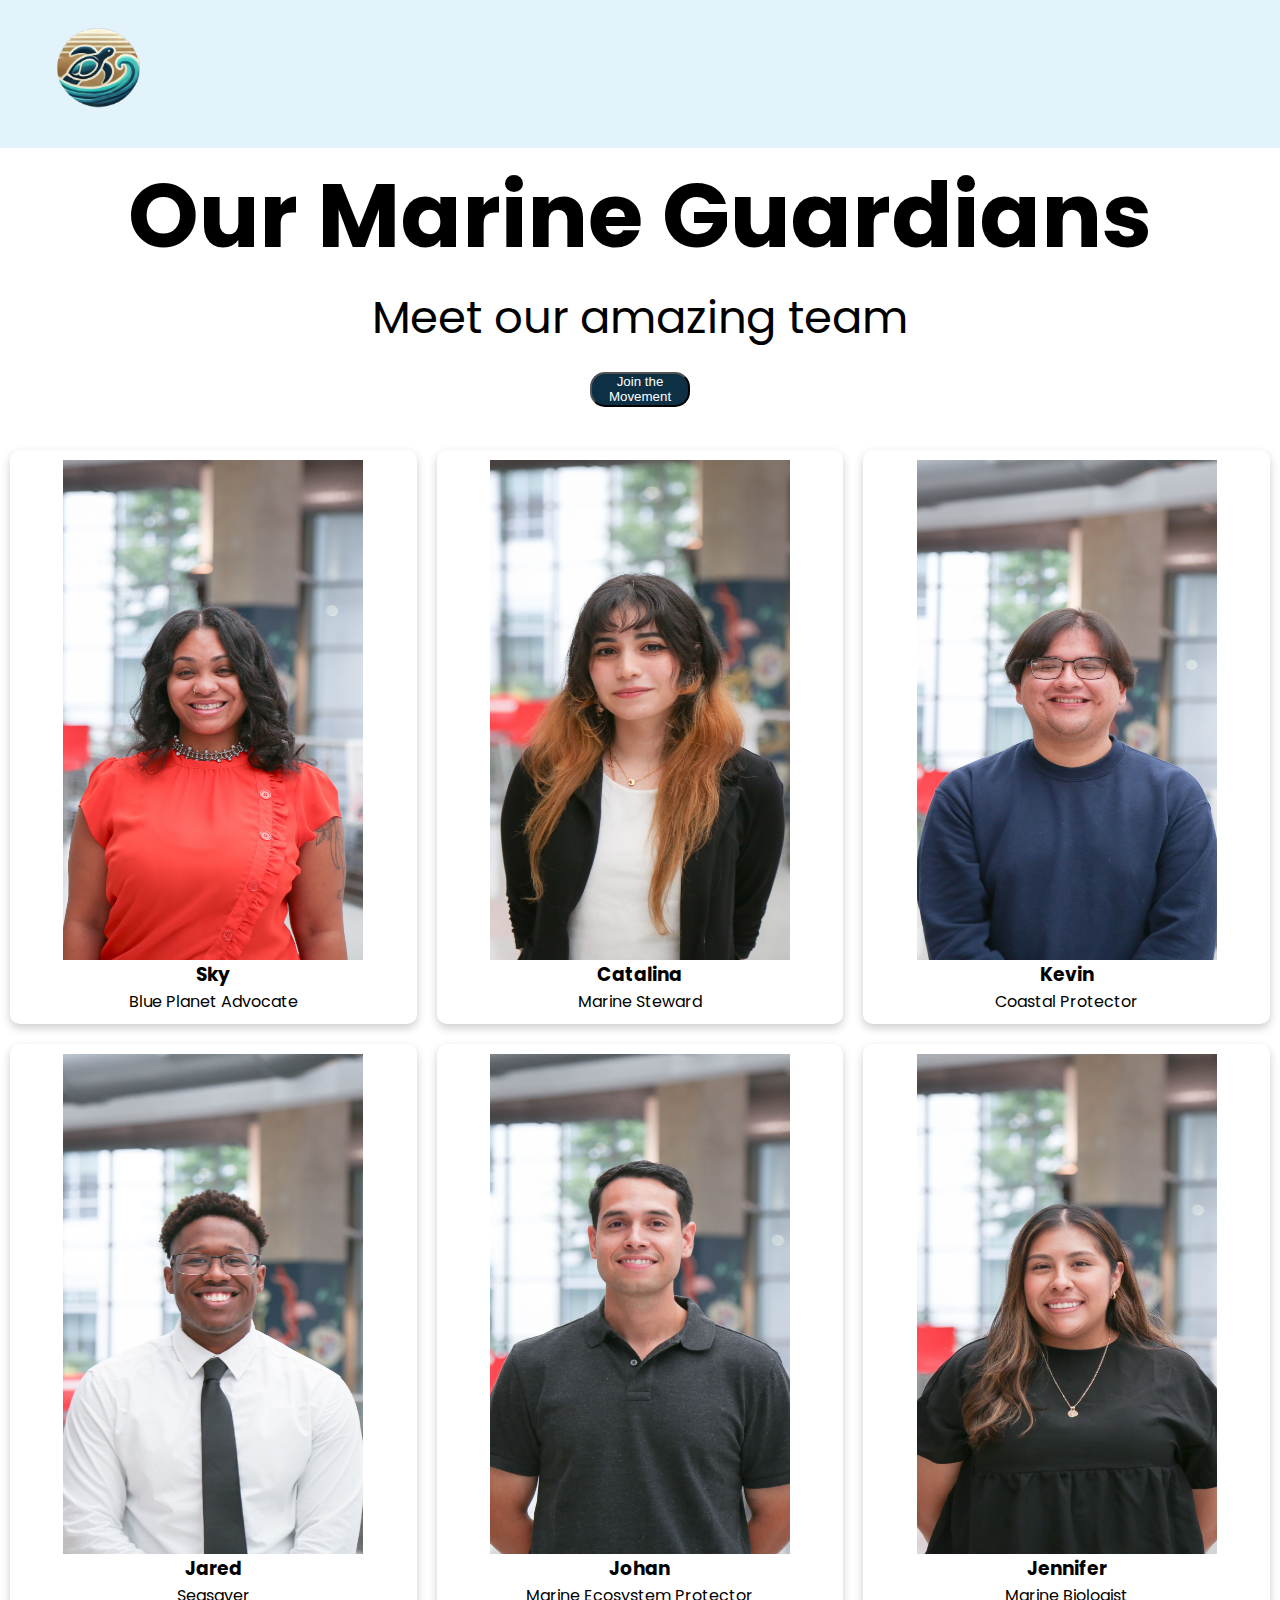
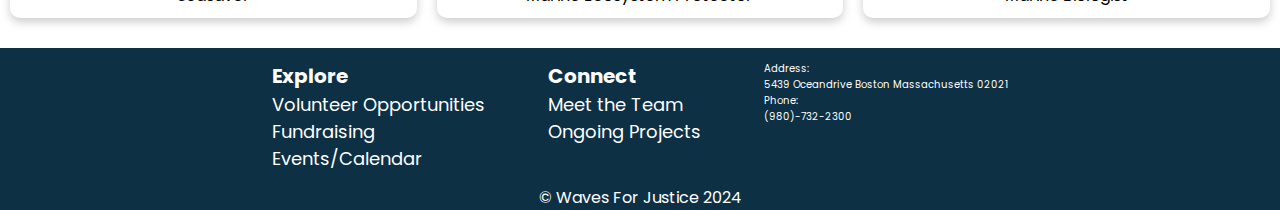
<file: html/team.html>
<!DOCTYPE html>
<html lang="en">
<head>
  <meta charset="UTF-8">
  <meta name="viewport" content="width=device-width, initial-scale=1.0">
  <title>Meet Our Team</title>
  <link rel="icon" href="../assets/mission-images/logo.jpg">
  <link rel="preconnect" href="https://fonts.googleapis.com" />
  <link rel="preconnect" href="https://fonts.gstatic.com" crossorigin />
  <link
    href="https://fonts.googleapis.com/css2?family=Poppins:ital,wght@0,100;0,200;0,300;0,400;0,500;0,600;0,700;0,800;0,900;1,100;1,200;1,300;1,400;1,500;1,600;1,700;1,800;1,900&display=swap"
    rel="stylesheet"/>
    <link
    rel="stylesheet"
    href="https://cdnjs.cloudflare.com/ajax/libs/font-awesome/6.6.0/css/all.min.css"
    integrity="sha512-Kc323vGBEqzTmouAECnVceyQqyqdsSiqLQISBL29aUW4U/M7pSPA/gEUZQqv1cwx4OnYxTxve5UMg5GT6L4JJg=="
    crossorigin="anonymous"
    referrerpolicy="no-referrer"/>
  <link href="../css/team.css" rel="stylesheet">
  <link href="../css/nav.css" rel="stylesheet">
  <link href="../css/footer.css" rel="stylesheet">
  <script src="../js/nav.js" defer></script>
</head>
<body>
  <header>
    <nav class="nav">
      <section class="nav__logo">
        <img src="../assets/logo.svg" alt="logo waves for justice" />
        <!-- <p>Waves For Justice</p> -->
      </section>
      <section class="nav__links">
        <ul>
          <li class="nav__links--items"><a href="../index.html">Home</a></li>
          <li class="nav__links--items"><a href="./mission.html">About Us</a></li>
          <li class="nav__links--items"><a href="./animal.html">Species Protection</a></li>
          <li class="nav__links--items"><a href="./practices.html">Best Practices</a></li>
          <li class="nav__links--items"><a href="./resources.html">Extended Resources</a></li>
          <li class="nav__links--items"><a href="./team.html">Meet the Team</a></li>
        </ul>
      </section>
      <section class="nav__form">
        <a href="./form.html">Contact Us!</a>
      </section>
      <section class="nav__menu">
        <i class="fa-solid fa-bars"></i>

        <div class="nav__menu--links">
          <ul>
            <li class="nav__menu--items"><a href="../index.html">Home</a></li>
            <li class="nav__menu--items"><a href="./mission.html">About Us</a></li>
            <li class="nav__menu--items"><a href="./animal.html">Species</a></li>
            <li class="nav__menu--items"><a href="./practices.html">Practices</a></li>
            <li class="nav__menu--items"><a href="./resources.html">Resources</a></li>
            <li class="nav__menu--items"><a href="./team.html">Team</a></li>
          </ul>
        </div>
      </section>
    </nav>
  </header>

 
    <section class="team">
      <h1>Our Marine Guardians</h1>
      <p>Meet our amazing team</p>
      <a href="./form.html">
        <button class="button">Join the Movement</button>
      </a>
    </section>
      

  

  <section id="team-container">
    <div class="team-card">
      <img class="headshot" src="../assets/team-images/headshot.jpg">
      <h3>Sky</h3>
      <p>Blue Planet Advocate</p>
    </div>

    <div class="team-card">
      <img class="headshot" src="../assets/team-images/Paula (Catalina) Perez Hernandez.jpg">
      <h3>Catalina</h3>
      <p>Marine Steward</p>
    </div>

    <div class="team-card">
      <img class="headshot" src="../assets/team-images/Kevin Castro Guzman.jpg">
      <h3>Kevin</h3>
      <p>Coastal Protector</p>
    </div>

    <div class="team-card">
      <img class="headshot" src="../assets/team-images/Jared Proctor.jpg">
      <h3>Jared</h3>
      <p>Seasaver</p>
    </div>

    <div class="team-card">
      <img class="headshot" src="../assets/team-images/Johan Herrera.jpg">
      <h3>Johan</h3>
      <p>Marine Ecosystem Protector</p>
    </div>

    <div class="team-card">
      <img class="headshot" src="../assets/team-images/IMG_8950.jpg">
      <h3>Jennifer</h3>
      <p>Marine Biologist</p>
    </div>

  </section>

  <footer>
    <div class="big-container">
    <div class="footer-together">
    <div class="top-footer">
    <ul>
        <h1>Explore</h1>
        <li><a href="https://www.goeco.org/tags/volunteer-for-marine-conservation">Volunteer Opportunities</a></li>
        <li><a href="https://www.mcsuk.org/what-you-can-do/fun-learning/young-people/fundraising/">Fundraising</a></li>
        <li><a href="#">Events/Calendar</a></li>
    </ul>
    </div>
<div class="bottom-footer">
    <ul>
        <h1>Connect</h1>
        <li><a href="#">Meet the Team</a></li>
        <li><a href="https://oceanfdn.org/projects/">Ongoing Projects</a></li>
    </ul>
</div>
<div class="address">
  <ul>
    <li><p>Address:</p></li>
    <li><p> 5439 Oceandrive Boston Massachusetts 02021</p></li>
    <li><p>Phone:</p></li>
    <li><p> (980)-732-2300</p></li>
  </ul>
</div>
</div>
    <section class="full_form">
      <div class="icons">
          <ul>
            <li><a href="#"><i class="fa-brands fa-facebook"></i></a></li>
            <li><a href="#"><i class="fa-brands fa-square-instagram"></i></a></li>
            <li><a href="#"><i class="fa-brands fa-tiktok"></i></a></li>
          </ul>
        </div>
        <div class="copy">
          <p> &copy; Waves For Justice 2024</p>
          </div>
    </section>
</footer>
</body>
</html>
</file>
<file: css/style.css>
/* The box-sizing: border-box; property tells the browser to account for any border and padding in the values you specify for an element's width and height.  */
/* Below is the responsive code for desktop */
@media screen and (min-width: 1024px) {
  * {
    margin: 0;
    padding: 0;
    box-sizing: border-box;
  }

  html {
    font-family: "Poppins", serif;
  }

  .article-para {
    font-size: large;
    margin-top: 100%;
  }

  .hero-image {
    background-image: url(../images/coral\ ecosystems\ reeffish.jpg);
    background-repeat: no-repeat;
    height: 40vh;
    width: 100%;
    background-size: 100% 130%;
  }

  .hero-text {
    border: white solid 3px;
    background-color: white;
    border-radius: 20px;
    opacity: 80%;
    width: 40vw;
    height: 24vh;
    text-align: center;
    font-size: 40px;
    color: black;
    position: absolute;
    left: 30%;
    top: 20%;
  }

  .sub-heading {
    font-size: 60%;
    position: relative;
    margin-top: 1%;
  }

  aside {
    background-color: rgba(71, 125, 226, 0.611);
    border-radius: 1%;
    border: rgba(71, 125, 226, 0.611);
    float: left;
    width: 30vw;
    height: 167vh;
    margin: 5px;
    padding: 5px;
    font-size: 25px;
    font-weight: 900;
    text-align: center;
  }

  .Accomplishments-header {
    font-size: 200%;
    margin-bottom: 5%;
  }

  .Accomplishments {
    font-size: 18px;
    margin: 70px;
  }

  .Accomplishment-img {
    border-radius: 20px;
    width: 400px;
    height: 300px;
    margin-top: 50px;
  }

  #main-image {
    width: 100%;
    height: 100%;
    float: right;
    border-radius: 1%;
  }

  main {
    display: flex;
    flex-direction: column;
  }

  .Partners-header {
    position: relative;
    bottom: 40%;
    left: 30%;
    font-size: 50px;
  }

  .article-1 {
    display: flex;
    justify-content: space-around;
    align-items: center;
    background-color: rgba(71, 125, 226, 0.611);
    border: rgba(71, 125, 226, 0.611);
    border-radius: 10px;
    width: 68vw;
    height: 54vh;
    margin: 7px;
    padding: 10px;
    text-align: center;
  }

  .article-partners {
    margin: 20px;
    font-size: 25px;
    position: relative;
    right: 73%;
  }

  .article-2 {
    background-color: rgba(71, 125, 226, 0.611);
    border: rgba(71, 125, 226, 0.611);
    border-radius: 10px;
    width: 68vw;
    height: 55vh;
    margin: 7px;
    text-align: center;
  }

  .Events-Header {
    position: relative;
    bottom: 45%;
    left: 36%;
  }
  .article-3 {
    display: flex;
    justify-content: space-around;
    align-items: center;
    background-color: rgba(71, 125, 226, 0.611);
    border: rgba(71, 125, 226, 0.611);
    border-radius: 10px;
    width: 68vw;
    height: 55vh;
    margin: 7px;
    padding: 10px;
    text-align: center;
  }

  .Events {
    margin: 50px;
    font-size: 20px;
    position: relative;
    right: 30%;
    padding-right: 30px;
  }
}

/* Below is the responsive code for iPad Air */
@media screen and (min-width: 650px) and (max-width: 1023px) {
  * {
    margin: 0;
    padding: 0;
    box-sizing: border-box;
  }

  html {
    font-family: "Poppins", serif;
  }

  .article-para {
    font-size: large;
    margin-top: 200px;
  }

  .hero-image {
    background-image: url(../images/coral\ ecosystems\ reeffish.jpg);
    background-repeat: no-repeat;
    height: 40vh;
    width: 100vw;
    background-size: 100% 130%;
  }

  .hero-text {
    border: white solid 3px;
    background-color: white;
    border-radius: 20px;
    opacity: 80%;
    width: 50vw;
    height: 25vh;
    text-align: center;
    font-size: 38px;
    color: black;
    position: absolute;
    left: 25%;
    top: 20%;
  }

  .sub-heading {
    font-size: 22px;
    margin-top: 12px;
    position: relative;
  }

  aside {
    background-color: rgba(71, 125, 226, 0.611);
    border-radius: 10px;
    border: rgba(71, 125, 226, 0.611);
    float: left;
    width: 50vw;
    height: 166.5vh;
    margin: 5px;
    padding: 5px;
    font-size: 25px;
    font-weight: 900;
    text-align: center;
  }

  .Accomplishments-header {
    font-size: 42px;
  }

  .Accomplishments {
    font-size: 30px;
    margin: 60px;
  }

  .Accomplishment-img {
    border-radius: 20px;
    width: 200px;
    height: 200px;
    margin-top: 30px;
  }

  #main-image {
    width: 100%;
    height: 100%;
    border-radius: 1%;
  }

  main {
    display: flex;
    flex-direction: column;
  }

  .Partners-header {
    position: relative;
    bottom: 45%;
    left: 25%;
    font-size: 50px;
  }

  .article-1 {
    display: flex;
    justify-content: space-around;
    align-items: center;
    background-color: rgba(71, 125, 226, 0.611);
    border: rgba(71, 125, 226, 0.611);
    border-radius: 10px;
    width: 48vw;
    height: 54vh;
    margin: 7px;
    padding: 10px;
    text-align: center;
  }

  .article-partners {
    margin: 20px;
    font-size: 25px;
    position: relative;
    right: 60%;
  }

  .article-2 {
    background-color: rgba(71, 125, 226, 0.611);
    border: rgba(71, 125, 226, 0.611);
    border-radius: 10px;
    width: 48vw;
    height: 55vh;
    margin: 7px;
    text-align: center;
  }

  .Events-Header {
    position: relative;
    bottom: 43%;
    left: 35%;
    font-size: 40px;
  }
  .article-3 {
    display: flex;
    justify-content: space-around;
    align-items: center;
    background-color: rgba(71, 125, 226, 0.611);
    border: rgba(71, 125, 226, 0.611);
    border-radius: 10px;
    width: 48vw;
    height: 55vh;
    margin: 7px;
    padding: 10px;
    text-align: center;
  }

  .Events {
    margin: 30px;
    font-size: 20px;
    position: relative;
    right: 27%;
    top: 35px;
  }
}

/* Below is the responsive code for iphone 14 pro max  */
@media screen and (max-width: 430px) {
  * {
    margin: 0;
    padding: 0;
    box-sizing: border-box;
  }

  html {
    font-family: "Poppins", serif;
    overflow-x: hidden;
  }

  body {
    overflow-x: hidden;
  }

  .article-para {
    font-size: large;
    margin-top: 200px;
  }

  .hero-image {
    background-image: url(../images/coral\ ecosystems\ reeffish.jpg);
    background-repeat: no-repeat;
    height: 40vh;
    width: 100vw;
    background-size: 100% 130%;
  }

  .hero-text {
    border: white solid 3px;
    background-color: white;
    border-radius: 20px;
    opacity: 80%;
    width: 80vw;
    height: 28vh;
    text-align: center;
    font-size: 34px;
    color: black;
    position: relative;
    left: 10%;
    top: 20%;
  }

  .sub-heading {
    font-size: 20px;
    position: relative;
    top: 8px;
  }

  aside {
    background-color: rgba(71, 125, 226, 0.611);
    border-radius: 10px;
    border: rgba(71, 125, 226, 0.611);
    float: left;
    width: 45vw;
    height: 132.2vh;
    margin: 5px;
    padding: 5px;
    font-size: 25px;
    text-align: center;
  }

  .Accomplishments-header {
    font-size: 19px;
  }

  .Accomplishments {
    font-size: 18px;
    margin: 20px;
    font-weight: 400;
  }

  .Accomplishment-img {
    border-radius: 20px;
    width: 110px;
    height: 100px;
    margin-top: 50px;
  }

  #main-image {
    width: 100%;
    height: 100%;
    float: right;
    border-radius: 10%;
  }

  main {
    display: flex;
    flex-direction: column;
  }

  .Partners-header {
    position: relative;
    bottom: 48%;
    left: 22%;
    font-size: 25px;
  }

  .article-1 {
    display: flex;
    justify-content: space-around;
    align-items: center;
    background-color: rgba(71, 125, 226, 0.611);
    border: rgba(71, 125, 226, 0.611);
    border-radius: 10px;
    width: 50vw;
    height: 54vh;
    margin: 7px;
    padding: 10px;
    text-align: center;
  }

  .article-partners {
    margin: 20px;
    font-size: 20px;
    position: relative;
    right: 60%;
  }

  .article-2 {
    background-color: rgba(71, 125, 226, 0.611);
    border: rgba(71, 125, 226, 0.611);
    border-radius: 30px;
    width: 50vw;
    height: 20vh;
    margin: 7px;
    text-align: center;
  }

  .Events-Header {
    position: relative;
    bottom: 45%;
    left: 28%;
  }
  .article-3 {
    display: flex;
    justify-content: space-around;
    align-items: center;
    background-color: rgba(71, 125, 226, 0.611);
    border: rgba(71, 125, 226, 0.611);
    border-radius: 10px;
    width: 50vw;
    height: 55vh;
    margin: 7px;
    padding: 10px;
    text-align: center;
  }

  .Events {
    position: relative;
    right: 40%;
    top: 12px;
    font-size: 13px;
    margin: 20px;
    font-weight: 400;
  }
}
</file>
<file: css/nav.css>
* {
  box-sizing: border-box;
  margin: 0;
  padding: 0;
}

html {
  font-family: "Poppins", serif;
}

header {
  width: 100%;
  height: fit-content;
  color: #0d3044;
  background-color: #e2f3fc;
}

.nav {
  display: flex;
  justify-content: space-between;
  align-items: center;
  max-width: 100%;
  margin: 0 auto;
  padding: 20px 50px;
}

.nav__logo img {
  width: 100px;
}

.nav__logo {
  font-size: 20px;
  font-weight: bolder;
}

.nav__links ul {
  display: flex;
  gap: 40px;
}

.nav__links ul {
  list-style: none;
}

.nav__links ul li a {
  color: #0d3044;
  text-decoration: none;
}

.nav__form {
  text-align: center;
}

.nav__form a {
  text-decoration: none;
  color: #e2f3fc;
  cursor: pointer;
  background-color: #0d3044;
  padding: 10px 25px;
  border-radius: 50px;
}

.nav__form a:hover {
  background-color: #274b5f;
}

.nav__menu {
  display: none;
}

.nav__menu--links {
  display: none;
}

/* For mobile phones: */
@media only screen and (max-width: 1300px) {
  .nav__links,
  .nav__form {
    display: none;
  }

  .nav__menu {
    position: relative;
    display: block;
    font-size: 20px;
  }

  .nav__menu--links {
    position: absolute;
    right: 0px;
    width: fit-content;
    height: fit-content;
    background-color: white;
    padding: 10px 20px;
    border-radius: 10px;
    /* border: 1px solid #0d3044; */
    box-shadow: 0px 10px 27px -10px rgba(0, 0, 0, 0.1);
    z-index: 10;
  }

  .nav__menu--links ul {
    list-style: none;
    text-align: end;
  }

  .nav__menu--links ul li a {
    text-decoration: none;
    color: #0d3044;
    font-size: 20px;
  }

  .nav__menu--links.open {
    display: block;
  }
}
</file>
<file: css/footer.css>
html,
body {
  margin: 0;
  background-color: white;
  box-sizing: border-box;
}


/* footer{
    display:flex;
    flex-direction: column;
    justify-content: space-between;
    color:#e2f3fc;
    background-color:#0d3044;
    margin: 0;
    padding:20px;
    font-family: "poppins", sans-serif;
} 

ul {
  list-style: none;
}

footer li a {
  color: white;
  text-decoration: none;
  font-size: 18px;
}

.copy {
  width: 100%;
  display: flex;
  justify-content: center;
}

.big-container {
  display: flex;
  justify-content: space-between;
}

.top-box, .bottom-box{
    display:flex;
    justify-content: center;
    align-items:center;
    align-content: center;
    font-size:18px;
}
    
.right-side{
    display:flex;
    flex-direction: column;
    width:50px;
    gap:20px
} */

.footer{
    display:flex;
    justify-content: space-between;
}

.footer-together{
    display: flex;
    flex-direction: row; 
    justify-content: center;
    background-color: #0D3044;
    color: white;  
    padding:1%;
    gap: 5%; 
    font-size: 10px;
}

ul{
    list-style: none;
}

.full_form{
    display:flex;
    flex-direction: column;
    color:white;
    background-color:#0d3044;
}

.icons{
    display:flex;
    flex-direction: column;
}
.full_form{
    align-items: center;
}

.full_form .icons ul{
    display:flex;
    gap:40px;
    text-decoration: none;
}

footer li a{
    color:white;
    text-decoration: none;
    font-size: 18px;
}
/* @media only screen and (max-width:430px) and (max-height: 932px) {
    .big-container{
     overflow-x: hidden;
    } 
} */
</file>
<file: css/styles.css>
* {
  box-sizing: border-box;
  margin: 0;
  padding: 0;
}

html {
  font-family: "Poppins", serif;
}

header {
  width: 100vw;
  height: fit-content;
  color: #0d3044;
  background-color: #e2f3fc;
}

.nav {
  display: flex;
  justify-content: space-between;
  align-items: center;
  max-width: 1600px;
  margin: 0 auto;
  padding: 30px 50px;
}

.nav__logo img {
  width: 100px;
}

.nav__logo {
  font-size: 20px;
  font-weight: bolder;
}

.nav__links ul {
  display: flex;
  gap: 40px;
}

.nav__links ul {
  list-style: none;
}

.nav__links ul li a {
  color: #0d3044;
  text-decoration: none;
}

.nav__form {
  text-align: center;
}

.nav__form a {
  text-decoration: none;
  color: #e2f3fc;
  cursor: pointer;
  background-color: #0d3044;
  padding: 10px 25px;
  border-radius: 50px;
}

.nav__form a:hover {
  background-color: #274b5f;
}

.nav__menu {
  display: none;
}

.nav__menu--links {
  display: none;
}

/* For mobile phones: */
@media only screen and (max-width: 1300px) {
  .nav__links,
  .nav__form {
    display: none;
  }

  .nav__menu {
    position: relative;
    display: block;
    font-size: 20px;
  }

  .nav__menu--links {
    position: absolute;
    right: 0px;
    width: fit-content;
    height: fit-content;
    background-color: white;
    padding: 10px 20px;
    border-radius: 10px;
    /* border: 1px solid #0d3044; */
    box-shadow: 0px 10px 27px -10px rgba(0, 0, 0, 0.1);
  }

  .nav__menu--links ul {
    list-style: none;
    text-align: end;
  }

  .nav__menu--links ul li a {
    text-decoration: none;
    color: #0d3044;
    font-size: 20px;
  }

  .nav__menu--links.open {
    display: block;
  }
}
</file>
<file: css/animal.css>
body{
    margin:0;
    box-sizing: border-box;
    background-image: url(../assets/ocean1.jpeg);
    background-size: cover;
    background-repeat: no-repeat;
}

.head{
    display: flex;
    flex-direction: column;
    justify-content: center;
    align-items: center;
    background-color: rgba(255, 255, 255, 0.6);
    padding:5%;
    margin-left: 28%;
    margin-top:2%;
    border-radius: 5px;
    width:55%;
    color:white;
    font-size:28px;
}


#header{
    display:flex;
    justify-content: center;
    align-items: center;
}

.animals{
    display:grid;
    grid-template-columns: repeat(2,1fr);
    grid-gap: 25px;
    margin: 50px;
    padding:20px;
}


#coral_reef{
    display:flex;
    justify-content: center;
    background-color: #bfe6f3;
    border: 1px solid #e2f3fc;
    width:600px;
    height:300px;
    border-radius: 30px;
}
#coral_reef img{
    width:100%;
    height:auto;
    justify-content: center;
    margin:10px;
    border-radius: 30px;
}
/* @media only screen and (max-width: 781px) {
    html #coral_reef {
      background-color: #bfe6f3;
      height:auto;
      width:100%;
    }
  } */

.text1{
    display:flex;
    flex-direction: column;
    align-items: center;
    background-color: #bfe6f3;
    border-radius: 30px;
    margin:20px;
    padding:20px;
}


#seaturtles{
    display:flex;
    justify-content: center;
    background-color: #bfe6f3;
    border: 1px solid #e2f3fc;
    border-radius:30px;
    width:600px;
    height:315px;
}
.seaturtles{
    display:flex;
    width:100%;
    height:275px;
    justify-content: center;
    align-items:center;
    margin:10px;
    border-radius: 30px;
}

#orcas{
    display:flex;
    justify-content: center;
    background-color: #bfe6f3;
    border: 1px solid #e2f3fc;
    border-radius: 30px;
    width:600px;
    height:300px;
} 

.killerwhales{
    width:100%;
    height:275px;
    justify-content: center;
    margin:10px;
    border-radius: 30px;
}

#sharks{
    display:flex;
    flex-direction:column;
    justify-items: center;
    text-align: center;
    margin:10px;
    background-color: #bfe6f3;
    color:white;
    height:fit-content;
}

.container{
    display:flex;
    flex-direction: column;
    justify-content: center;
    justify-items: center;
    align-content: center;
    background-color: #0d3044;
    margin:2%;
    padding:5%;
    width:500px;
    height:fit-content;
    gap:50px;
    border-radius: 5px;
}

.fact-box{
    display: flex;
    flex-direction: row;
    justify-content: center;
}
@media only screen and (max-width: 781px) {
    html body {
      background-color: lightblue;
    }

    .head {
    margin-left: 20%;
    width: 60%;
    }

    .fact-box{
        display: flex;
        flex-direction: column;
    }

    .container{
        width: 95%;
        height: 95%;
        margin-left: 2%;
    }
  }

  @media only screen and (max-width:1280px){
    .animals{
    display:flex;
    flex-direction: column;
    height:auto;
    }

    .animals #coral_reef{
    height:auto;
    width:100%;
    }

    .animals #seaturtles{
        width:100%;
    }

    .animals #orcas{
        width:100%;
    }
    /* .container{
        height:fit-content;
    } */
    
}
</file>
<file: css/form.css>
* {
  box-sizing: border-box;
  margin: 0;
  padding: 0;
}

html {
  font-family: "Poppins", serif;
}

main {
  color: #0d3044;
}

.contact {
  display: flex;
  flex-direction: column;
  gap: 150px;
  max-width: 1600px;
  margin: 0 auto;
  padding: 100px 50px;
  /* margin: 50px 0; */
}

.contact__title p {
  margin-bottom: 20px;
}

.contact__title h1 {
  font-size: 55px;
  line-height: 70px;
}

form {
  display: flex;
  flex-direction: column;
  gap: 60px;
  width: 100%;
}

.form__inputs {
  display: flex;
  gap: 50px;
  margin-bottom: 40px;
}

.form__inputs div {
  flex: 1;
}

.form__inputs div input {
  padding-bottom: 20px;
}

.form__inputs div input,
textarea {
  width: 100%;
  margin-top: 10px;
  font-size: 20px;
  border: none;
  border-bottom: 1px solid #cacaca;
  outline: none;
}

.form__inputs div input:focus,
textarea:focus {
  border-bottom: 2px solid #0d3044;
}

.form__btn input {
  padding: 20px 30px;
  font-size: 20px;
  background-color: #0d3044;
  color: #e2f3fc;
  border-radius: 35px;
  border: none;
  cursor: pointer;
}

.info {
  width: 100%;
  height: fit-content;
  background-image: url("../assets/form/contact-info-bg.png");
}

.info__text {
  max-width: 1600px;
  margin: 0 auto;
  padding: 90px 0px;
  text-align: center;
}

.info__text p {
  margin-bottom: 20px;
  font-size: 25px;
}

.info__text h2 {
  font-size: 70px;
  line-height: 70px;
}

.form__btn .disabled {
  background-color: #20597a61;
  pointer-events: none;
}

.form__inputs div input.error,
textarea.error {
  border-bottom: 1px solid red;
  color: red;
}

form div label.error--message {
  color: red;
}

@media only screen and (max-width: 846px) {
  .form__inputs {
    flex-direction: column;
  }
}
</file>
<file: css/mission-styles.css>
* {
    margin: 0;
    padding: 0;
    
}



/* *::-webkit-scrollbar {
    display: none;
  } */



.mission-body {
    background: url('../assets/mission-images/jellyfish.jpg');
    background-size: cover;
    font-size: 30px;
    color: #0D3044;
    padding: 200px;
    margin: 10px;
}


.mission-body .mission-text {
    display: flex;
    justify-content: center;
    align-items: center;
    flex-wrap: wrap;
    flex-direction: column;
    background-color: rgba(252, 252, 240, 0.759);
    padding: 10px;
    border-radius: 15px;
    text-align: center;
}

.mission-body h2 {
    text-underline-offset: 28px;
    text-decoration: underline ;
    text-decoration-thickness: 2px;
    padding-bottom: 30px;
    color: #0D3044;
}


#mission-statement {
    display: flex;

}

.mission-text {
    text-align: center;
    display: inline-block;
    align-items: center;
    flex-direction: column;
    padding: 5%;
    margin: 10px;
    background-color: #BFE6F3;
    /*margin-right: 850px;*/
    font-size: 20px;
    box-shadow: 5px 5px 5px rgb(0, 0, 0);
    text-align: center;
    max-width: 500px;
}


.dolphin-img {
    display: inline-block;
    width: 100%;
    padding: 5px;
    margin: 10px;
    flex: 1;
}


.dolphin-img img {
    width: 100%;
    height: 100%;
}

.mission-box {
    display: flex;
}


@media only screen and (max-width: 600px) {
    #mission {
        display: flex;
        flex-wrap: wrap;
    }

    .dolphin-img {
        display: none;
    }

    .mission-body {
        padding: 0;
    }
}


.reason {
    display: flex;
    flex-wrap: wrap;
    flex-direction: column;
    text-align: center;
    background-color: #BFE6F3;
    font-size: 20px;
    margin: 10px;
    border-radius: 10px;
    box-shadow: 5px 5px 5px rgb(0, 0, 0);
    padding: 10px;
}

.reason h2 {
    font-size: 30px;
}
</file>
<file: css/practice.css>
/* Color Schemes:
Nav Bar: E2F3FC ( Text Color: 0D3044 )
Background-Color: white
Text overall: 0D3044
If you’re including any boxes, images, circles and need a background color: BFE6F3
Footer: 0D3044 ( Text color: white or E2F3FC )*/

* {
  margin: 0;
  padding: 0;
}

body, html {
  height: 100%;
  color: #0d3044;
  /* background-color: #e2f3fc; */
}

.hero-image {
  background-image: url("../assets/jellyfish.jpg");
  background-repeat: no-repeat; 
  height: 50%;
  width: 100%;
  background-position: center;
  background-size: cover;
  position: relative;
  opacity: .9;
}

.hero-text {
  font-size: 17px;
  text-align: center;
  position: absolute;
  top: 50%;
  left: 50%;
  transform: translate(-50%, -50%);
  color: black;
  background-color: rgba(252, 252, 240, 0.7);
  border-radius: 10px;
  padding: 20px;
}

button {
  background-color:#0d3044;
  border-radius: 15px;
  height: 35px;
  color: white;
  cursor: pointer;
  margin-top: 10px;
}

.introduction {
  display: flex;
  justify-content: space-between;
  padding: 50px 100px;
}

.intro-img img {
  height: 350px;
  width: 350px;
  border-radius: 20px;
  margin-left: 60px;
}

.intro-text h2{
font-size: 30px;
}

.intro-text p {
  font-size: 25px;
  margin-top: 30px;
}

.best-practices h2, h3 {
  display: flex;
  justify-content: center;
  margin-top: 20px;
}


.practices-grid {
  display: grid;
  grid-template-columns: 1fr 1fr 1fr 1fr;
  margin-bottom: 20px;
}

.practice-card img{
  height: 200px;
  width: 200px;
}

.practice-card {
  border-radius: 10px;
  box-shadow: 0 4px 10px rgba(0, 0, 0, 0.2);
  background-color: white;
  color: black;
  display: flex;
  flex-direction: column;
  align-items: center;
  justify-content: space-between;
  padding: 10px;
  margin: 10px;
  cursor: pointer;
}

.practice-card h3 {
  margin-bottom: 5px;
}

.practice-card:hover {
  background-color: rgb(0, 71, 249);
  color: white;
}

.awareness-content > h2 {
  display: flex;
  justify-content: center;
  align-items: center;
}
.awareness-content > p {
  display: flex;
  justify-content: center;
  align-items: center;
}

.awareness-container{
  background-color: rgba();
  margin-top: 20px;
  margin-bottom: 20px;
}

.awareness-container button{
 display: block;
 margin: auto;
 color: white;
 margin-top: 15px;
}

a {
  color: white;
  text-decoration: none;
}

@media (max-width: 1280px) {
  .practices-grid {
    grid-template-columns: repeat(3, 1fr);
  }
}

@media (max-width: 992px) {
  .practices-grid {
    grid-template-columns: repeat(2,1fr);
  }
  .hero-text {
    padding: 15px ;
    font-size: 22px;
    width: 78%;
  }
  
  .introduction {
    flex-direction: column-reverse;
  }

  .introduction h2 {
    text-align: center;
    margin-top: 6px;
  }

  .intro-img img {
    display: block;
    margin-left: auto;
    margin-right: auto;
  }

  .intro-text p {
    font-size: 26px;
  }

  .best-practices h2 {
    font-size: 30px;
  }

  .best-practices h3 {
    font-size: 26px;
  }

  .practice-card h3 > p {
    font-size: 22px;
  }
}

@media (max-width: 796px) {
  .practices-grid {
    grid-template-columns: 1fr;
  }
  
  .hero-text {
    padding: 5px;
    font-size: 16px;
  }

  .introduction {
    flex-direction: column-reverse;
    padding: 30px 15px;
  }
  .introduction h2  {
    text-align: center;
  }

  .intro-img img {
    display: block;
    margin-left: auto;
    margin-right: auto;
  }

  .intro-text p{
    font-size: 18px;
  }  

  .awareness-content {
    padding-left: 5px;
    display: flex;
    flex-direction: column;
    justify-content: center;
    align-items: center;
  }
}
</file>
<file: css/team.css>
* {
  margin: 0;
  padding: 0;
}

.team {
  font-size: 45px;
  display: flex;
  flex-direction: column;
  justify-content: center ;
  align-items: center;
}

.team button {
  background-color:#0d3044;
  border-radius: 15px;
  height: 35px;
  color: white;
  cursor: pointer;
  margin-top: 10px;
  width: 100px;
}
 
  #team-container {
  display: grid;
  grid-template-columns: 1fr 1fr 1fr;
  margin-bottom: 20px;
  margin-top: 20px;
  } 

.team-card{
  border-radius: 10px;
  box-shadow: 0 4px 10px rgba(0, 0, 0, 0.2);
  background-color: white;
  color: black;
  display: flex;
  flex-direction: column;
  align-items: center;
  justify-content: space-between;
  padding: 10px;
  margin: 10px;
  cursor: pointer;
}

.team-card img{
  height: 500px;
  width: 300px;
}

.team-card p{
  display: grid;
}


@media (max-width: 992px) {
  .team button {
    height: 40px;
  }
  
  #team-container {
    grid-template-columns: 1fr 1fr;
  }
}


@media (max-width: 796px) {
  body {
    margin: 0;
  }
 
  .team {
    font-size: 20px;
    align-items: center;
  }

  #team-container {
    grid-template-columns: 1fr;
  }

  .team-card {
    margin: 0;
  }
}
</file>
